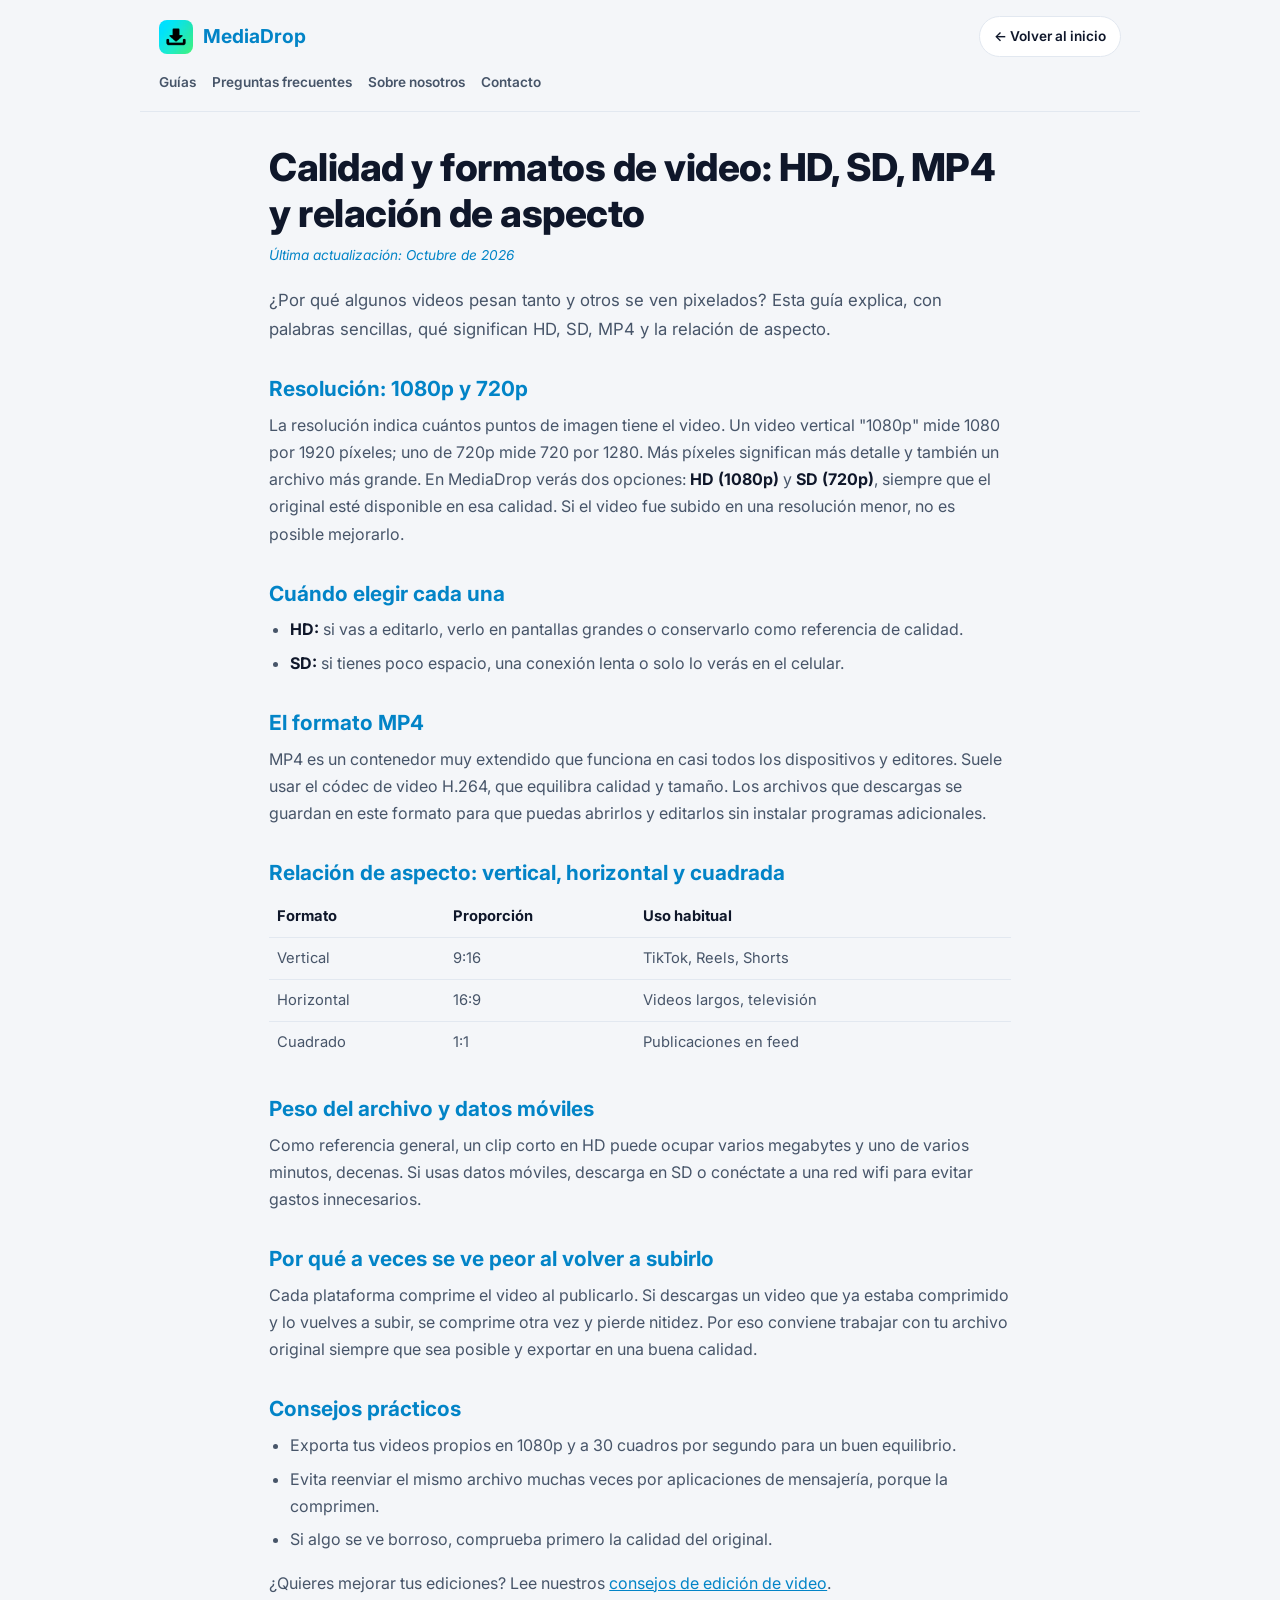
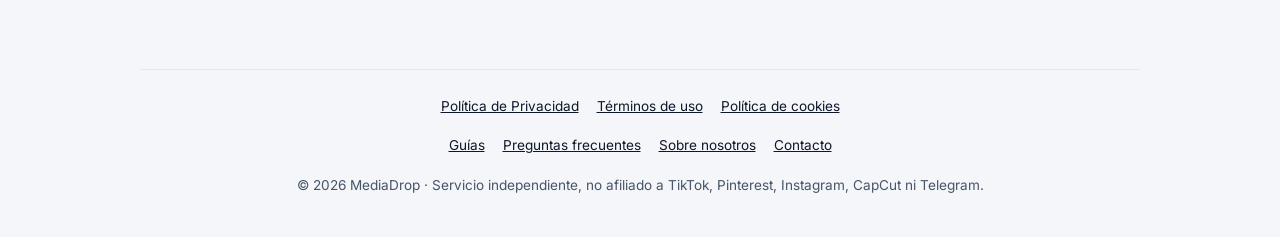
<file: calidad-y-formatos-de-video.html>
<!DOCTYPE html>
<html lang="es">
<head>
    <meta charset="UTF-8">
    <meta name="viewport" content="width=device-width, initial-scale=1.0">
    <title>Calidad y formatos de video: HD, SD, MP4 y relación de aspecto | MediaDrop</title>
    <meta name="description" content="Entiende qué significan HD (1080p), SD (720p), MP4 y las proporciones 9:16, 16:9 y 1:1, y cómo elegir la mejor opción para tus videos.">
    <meta name="robots" content="index, follow">
    <link rel="canonical" href="https://sspin-descargas.netlify.app/calidad-y-formatos-de-video.html">
    <meta property="og:type" content="article">
    <meta property="og:title" content="Calidad y formatos de video: HD, SD, MP4 y relación de aspecto | MediaDrop">
    <meta property="og:description" content="Entiende qué significan HD (1080p), SD (720p), MP4 y las proporciones 9:16, 16:9 y 1:1, y cómo elegir la mejor opción para tus videos.">
    <meta property="og:url" content="https://sspin-descargas.netlify.app/calidad-y-formatos-de-video.html">
    <meta property="og:image" content="https://sspin-descargas.netlify.app/favicon.png">
    <link rel="icon" type="image/png" sizes="192x192" href="/favicon.png">
    <link rel="apple-touch-icon" href="/favicon.png">
    <link href="https://fonts.googleapis.com/css2?family=Inter:wght@400;500;600;700;800&display=swap" rel="stylesheet">
    <link rel="stylesheet" href="/paginas.css">
    <script async src="https://pagead2.googlesyndication.com/pagead/js/adsbygoogle.js?client=ca-pub-1380562903247281" crossorigin="anonymous"></script>
    
</head>
<body>
    <header class="site-header">
        <a class="brand" href="/" title="MediaDrop"><img class="logo-box" src="/favicon.png" alt="MediaDrop" width="34" height="34"><span class="brand-name">MediaDrop</span></a>
        <a class="back-link" href="/">&larr; Volver al inicio</a>
    </header>
    <nav class="site-nav" aria-label="Secciones del sitio"><a href="/guias.html">Guías</a><a href="/preguntas-frecuentes.html">Preguntas frecuentes</a><a href="/sobre-nosotros.html">Sobre nosotros</a><a href="/contacto.html">Contacto</a></nav>

    <main class="page-main">
        <h1>Calidad y formatos de video: HD, SD, MP4 y relación de aspecto</h1>
        <div class="update-date">Última actualización: Octubre de 2026</div>

        <p class="lead">¿Por qué algunos videos pesan tanto y otros se ven pixelados? Esta guía explica, con palabras sencillas, qué significan HD, SD, MP4 y la relación de aspecto.</p>

        <h2>Resolución: 1080p y 720p</h2>
        <p>La resolución indica cuántos puntos de imagen tiene el video. Un video vertical "1080p" mide 1080 por 1920 píxeles; uno de 720p mide 720 por 1280. Más píxeles significan más detalle y también un archivo más grande. En MediaDrop verás dos opciones: <b>HD (1080p)</b> y <b>SD (720p)</b>, siempre que el original esté disponible en esa calidad. Si el video fue subido en una resolución menor, no es posible mejorarlo.</p>

        <h2>Cuándo elegir cada una</h2>
        <ul>
            <li><b>HD:</b> si vas a editarlo, verlo en pantallas grandes o conservarlo como referencia de calidad.</li>
            <li><b>SD:</b> si tienes poco espacio, una conexión lenta o solo lo verás en el celular.</li>
        </ul>

        <h2>El formato MP4</h2>
        <p>MP4 es un contenedor muy extendido que funciona en casi todos los dispositivos y editores. Suele usar el códec de video H.264, que equilibra calidad y tamaño. Los archivos que descargas se guardan en este formato para que puedas abrirlos y editarlos sin instalar programas adicionales.</p>

        <h2>Relación de aspecto: vertical, horizontal y cuadrada</h2>
        <table style="width:100%; border-collapse:collapse; margin-bottom:1rem; font-size:0.92rem;">
            <tr><th style="text-align:left; padding:8px; border-bottom:1px solid var(--card-border);">Formato</th><th style="text-align:left; padding:8px; border-bottom:1px solid var(--card-border);">Proporción</th><th style="text-align:left; padding:8px; border-bottom:1px solid var(--card-border);">Uso habitual</th></tr>
            <tr><td style="padding:8px; border-bottom:1px solid var(--card-border); color:var(--text-muted);">Vertical</td><td style="padding:8px; border-bottom:1px solid var(--card-border); color:var(--text-muted);">9:16</td><td style="padding:8px; border-bottom:1px solid var(--card-border); color:var(--text-muted);">TikTok, Reels, Shorts</td></tr>
            <tr><td style="padding:8px; border-bottom:1px solid var(--card-border); color:var(--text-muted);">Horizontal</td><td style="padding:8px; border-bottom:1px solid var(--card-border); color:var(--text-muted);">16:9</td><td style="padding:8px; border-bottom:1px solid var(--card-border); color:var(--text-muted);">Videos largos, televisión</td></tr>
            <tr><td style="padding:8px; color:var(--text-muted);">Cuadrado</td><td style="padding:8px; color:var(--text-muted);">1:1</td><td style="padding:8px; color:var(--text-muted);">Publicaciones en feed</td></tr>
        </table>

        <h2>Peso del archivo y datos móviles</h2>
        <p>Como referencia general, un clip corto en HD puede ocupar varios megabytes y uno de varios minutos, decenas. Si usas datos móviles, descarga en SD o conéctate a una red wifi para evitar gastos innecesarios.</p>

        <h2>Por qué a veces se ve peor al volver a subirlo</h2>
        <p>Cada plataforma comprime el video al publicarlo. Si descargas un video que ya estaba comprimido y lo vuelves a subir, se comprime otra vez y pierde nitidez. Por eso conviene trabajar con tu archivo original siempre que sea posible y exportar en una buena calidad.</p>

        <h2>Consejos prácticos</h2>
        <ul>
            <li>Exporta tus videos propios en 1080p y a 30 cuadros por segundo para un buen equilibrio.</li>
            <li>Evita reenviar el mismo archivo muchas veces por aplicaciones de mensajería, porque la comprimen.</li>
            <li>Si algo se ve borroso, comprueba primero la calidad del original.</li>
        </ul>
        <p>¿Quieres mejorar tus ediciones? Lee nuestros <a href="/consejos-edicion-video.html">consejos de edición de video</a>.</p>

    </main>

    <footer class="site-footer">
        <div class="footer-links"><a href="/privacidad.html">Política de Privacidad</a><a href="/terminos.html">Términos de uso</a><a href="/cookies.html">Política de cookies</a></div>
        <div class="footer-links"><a href="/guias.html">Guías</a><a href="/preguntas-frecuentes.html">Preguntas frecuentes</a><a href="/sobre-nosotros.html">Sobre nosotros</a><a href="/contacto.html">Contacto</a></div>
        <p>&copy; 2026 MediaDrop &middot; Servicio independiente, no afiliado a TikTok, Pinterest, Instagram, CapCut ni Telegram.</p>
    </footer>

</body>
</html>
</file>
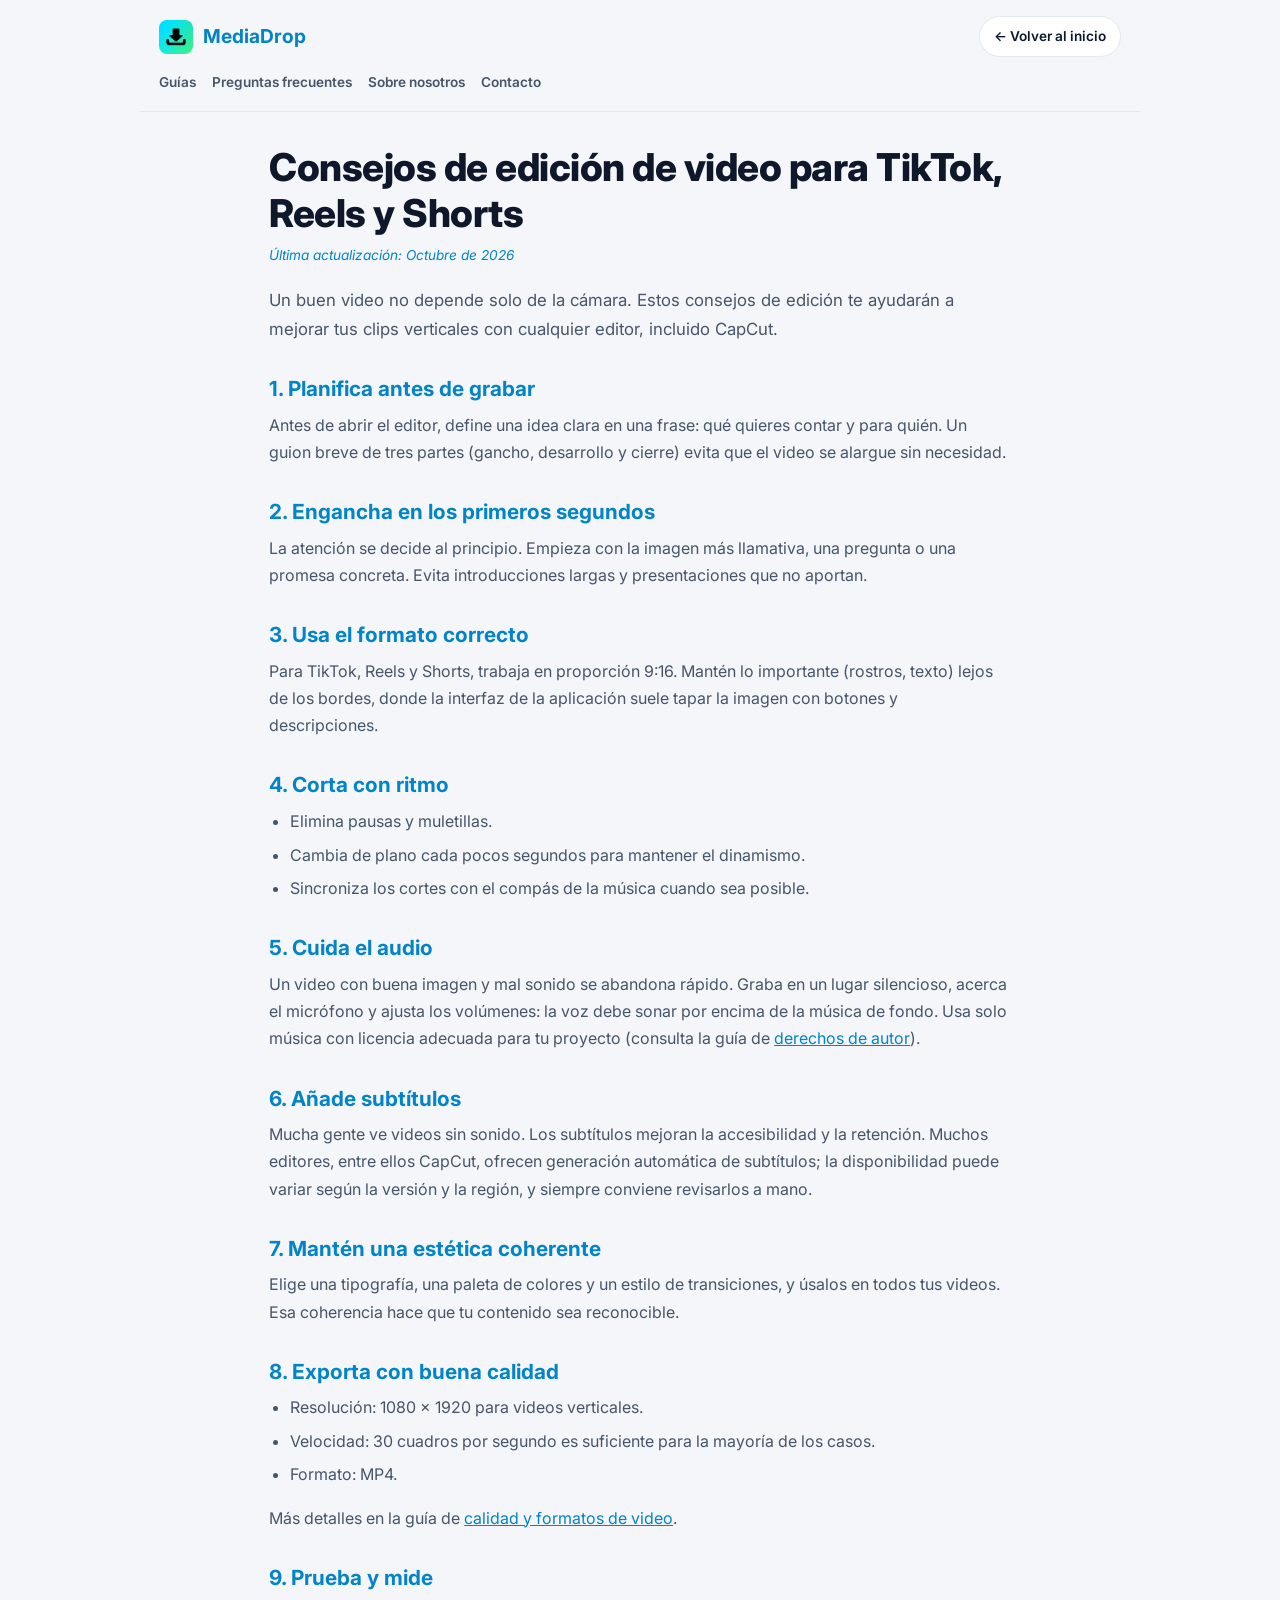
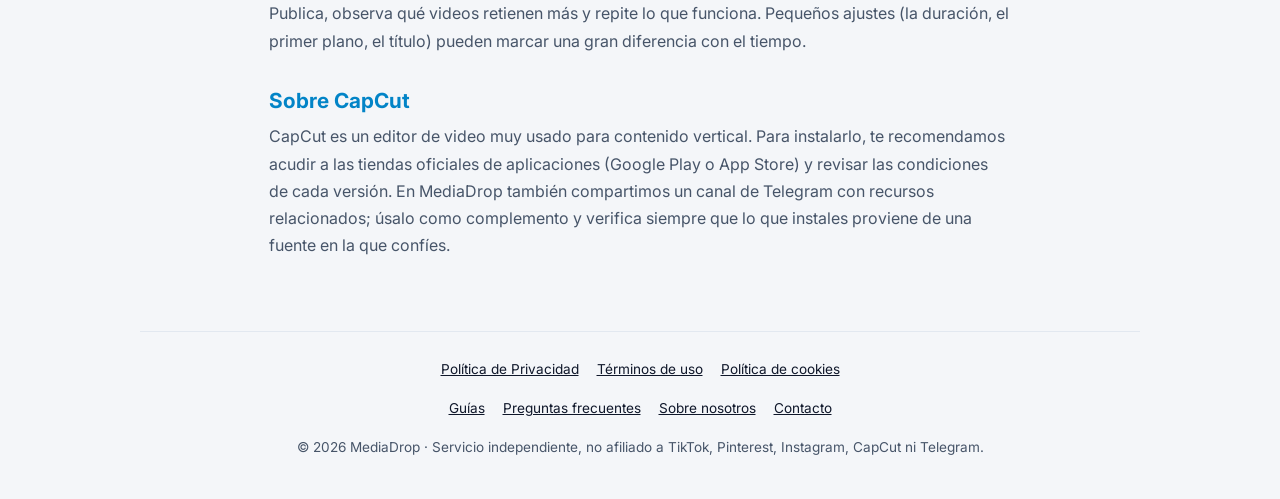
<file: consejos-edicion-video.html>
<!DOCTYPE html>
<html lang="es">
<head>
    <meta charset="UTF-8">
    <meta name="viewport" content="width=device-width, initial-scale=1.0">
    <title>Consejos de edición de video para TikTok, Reels y Shorts | MediaDrop</title>
    <meta name="description" content="Nueve consejos prácticos para editar mejor tus videos verticales: gancho, ritmo, audio, subtítulos y exportación, con cualquier editor, incluido CapCut.">
    <meta name="robots" content="index, follow">
    <link rel="canonical" href="https://sspin-descargas.netlify.app/consejos-edicion-video.html">
    <meta property="og:type" content="article">
    <meta property="og:title" content="Consejos de edición de video para TikTok, Reels y Shorts | MediaDrop">
    <meta property="og:description" content="Nueve consejos prácticos para editar mejor tus videos verticales: gancho, ritmo, audio, subtítulos y exportación, con cualquier editor, incluido CapCut.">
    <meta property="og:url" content="https://sspin-descargas.netlify.app/consejos-edicion-video.html">
    <meta property="og:image" content="https://sspin-descargas.netlify.app/favicon.png">
    <link rel="icon" type="image/png" sizes="192x192" href="/favicon.png">
    <link rel="apple-touch-icon" href="/favicon.png">
    <link href="https://fonts.googleapis.com/css2?family=Inter:wght@400;500;600;700;800&display=swap" rel="stylesheet">
    <link rel="stylesheet" href="/paginas.css">
    <script async src="https://pagead2.googlesyndication.com/pagead/js/adsbygoogle.js?client=ca-pub-1380562903247281" crossorigin="anonymous"></script>
    
</head>
<body>
    <header class="site-header">
        <a class="brand" href="/" title="MediaDrop"><img class="logo-box" src="/favicon.png" alt="MediaDrop" width="34" height="34"><span class="brand-name">MediaDrop</span></a>
        <a class="back-link" href="/">&larr; Volver al inicio</a>
    </header>
    <nav class="site-nav" aria-label="Secciones del sitio"><a href="/guias.html">Guías</a><a href="/preguntas-frecuentes.html">Preguntas frecuentes</a><a href="/sobre-nosotros.html">Sobre nosotros</a><a href="/contacto.html">Contacto</a></nav>

    <main class="page-main">
        <h1>Consejos de edición de video para TikTok, Reels y Shorts</h1>
        <div class="update-date">Última actualización: Octubre de 2026</div>

        <p class="lead">Un buen video no depende solo de la cámara. Estos consejos de edición te ayudarán a mejorar tus clips verticales con cualquier editor, incluido CapCut.</p>

        <h2>1. Planifica antes de grabar</h2>
        <p>Antes de abrir el editor, define una idea clara en una frase: qué quieres contar y para quién. Un guion breve de tres partes (gancho, desarrollo y cierre) evita que el video se alargue sin necesidad.</p>

        <h2>2. Engancha en los primeros segundos</h2>
        <p>La atención se decide al principio. Empieza con la imagen más llamativa, una pregunta o una promesa concreta. Evita introducciones largas y presentaciones que no aportan.</p>

        <h2>3. Usa el formato correcto</h2>
        <p>Para TikTok, Reels y Shorts, trabaja en proporción 9:16. Mantén lo importante (rostros, texto) lejos de los bordes, donde la interfaz de la aplicación suele tapar la imagen con botones y descripciones.</p>

        <h2>4. Corta con ritmo</h2>
        <ul>
            <li>Elimina pausas y muletillas.</li>
            <li>Cambia de plano cada pocos segundos para mantener el dinamismo.</li>
            <li>Sincroniza los cortes con el compás de la música cuando sea posible.</li>
        </ul>

        <h2>5. Cuida el audio</h2>
        <p>Un video con buena imagen y mal sonido se abandona rápido. Graba en un lugar silencioso, acerca el micrófono y ajusta los volúmenes: la voz debe sonar por encima de la música de fondo. Usa solo música con licencia adecuada para tu proyecto (consulta la guía de <a href="/derechos-de-autor-para-creadores.html">derechos de autor</a>).</p>

        <h2>6. Añade subtítulos</h2>
        <p>Mucha gente ve videos sin sonido. Los subtítulos mejoran la accesibilidad y la retención. Muchos editores, entre ellos CapCut, ofrecen generación automática de subtítulos; la disponibilidad puede variar según la versión y la región, y siempre conviene revisarlos a mano.</p>

        <h2>7. Mantén una estética coherente</h2>
        <p>Elige una tipografía, una paleta de colores y un estilo de transiciones, y úsalos en todos tus videos. Esa coherencia hace que tu contenido sea reconocible.</p>

        <h2>8. Exporta con buena calidad</h2>
        <ul>
            <li>Resolución: 1080 × 1920 para videos verticales.</li>
            <li>Velocidad: 30 cuadros por segundo es suficiente para la mayoría de los casos.</li>
            <li>Formato: MP4.</li>
        </ul>
        <p>Más detalles en la guía de <a href="/calidad-y-formatos-de-video.html">calidad y formatos de video</a>.</p>

        <h2>9. Prueba y mide</h2>
        <p>Publica, observa qué videos retienen más y repite lo que funciona. Pequeños ajustes (la duración, el primer plano, el título) pueden marcar una gran diferencia con el tiempo.</p>

        <h2>Sobre CapCut</h2>
        <p>CapCut es un editor de video muy usado para contenido vertical. Para instalarlo, te recomendamos acudir a las tiendas oficiales de aplicaciones (Google Play o App Store) y revisar las condiciones de cada versión. En MediaDrop también compartimos un canal de Telegram con recursos relacionados; úsalo como complemento y verifica siempre que lo que instales proviene de una fuente en la que confíes.</p>

    </main>

    <footer class="site-footer">
        <div class="footer-links"><a href="/privacidad.html">Política de Privacidad</a><a href="/terminos.html">Términos de uso</a><a href="/cookies.html">Política de cookies</a></div>
        <div class="footer-links"><a href="/guias.html">Guías</a><a href="/preguntas-frecuentes.html">Preguntas frecuentes</a><a href="/sobre-nosotros.html">Sobre nosotros</a><a href="/contacto.html">Contacto</a></div>
        <p>&copy; 2026 MediaDrop &middot; Servicio independiente, no afiliado a TikTok, Pinterest, Instagram, CapCut ni Telegram.</p>
    </footer>

</body>
</html>
</file>
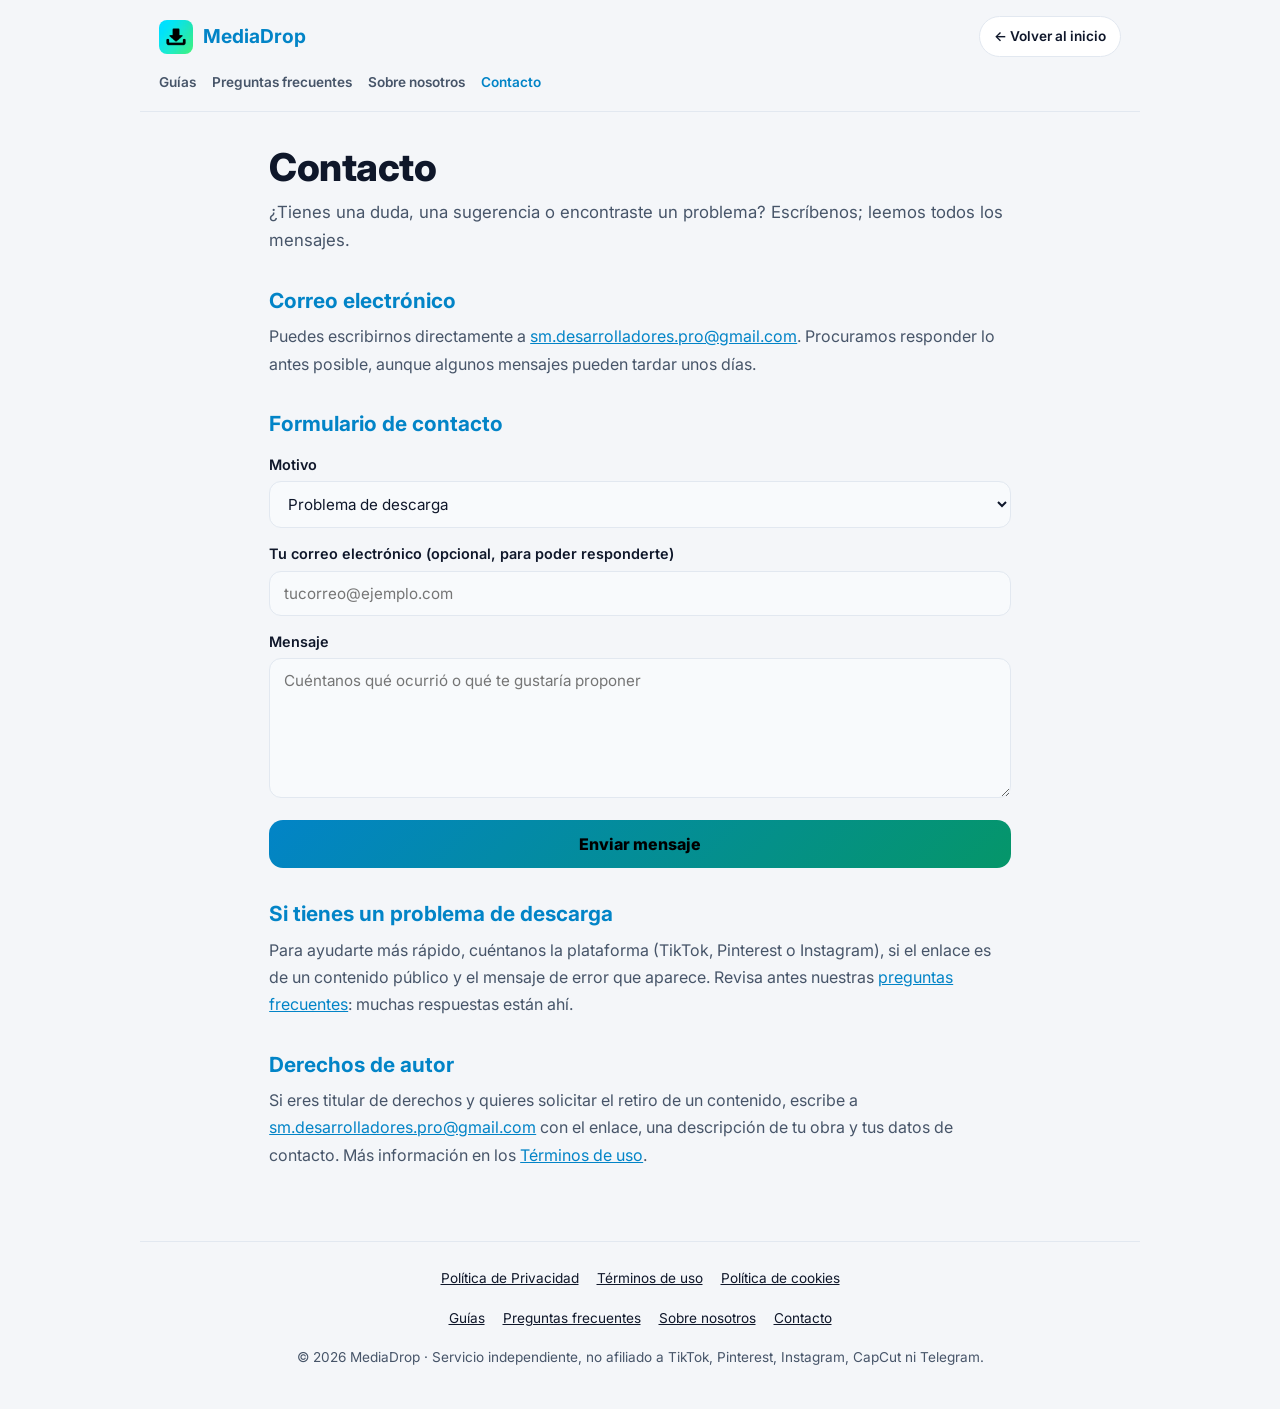
<file: contacto.html>
<!DOCTYPE html>
<html lang="es">
<head>
    <meta charset="UTF-8">
    <meta name="viewport" content="width=device-width, initial-scale=1.0">
    <title>Contacto | MediaDrop</title>
    <meta name="description" content="Contacta con MediaDrop: correo electrónico, formulario, ayuda con problemas de descarga y solicitudes por derechos de autor.">
    <meta name="robots" content="index, follow">
    <link rel="canonical" href="https://sspin-descargas.netlify.app/contacto.html">
    <meta property="og:type" content="article">
    <meta property="og:title" content="Contacto | MediaDrop">
    <meta property="og:description" content="Contacta con MediaDrop: correo electrónico, formulario, ayuda con problemas de descarga y solicitudes por derechos de autor.">
    <meta property="og:url" content="https://sspin-descargas.netlify.app/contacto.html">
    <meta property="og:image" content="https://sspin-descargas.netlify.app/favicon.png">
    <link rel="icon" type="image/png" sizes="192x192" href="/favicon.png">
    <link rel="apple-touch-icon" href="/favicon.png">
    <link href="https://fonts.googleapis.com/css2?family=Inter:wght@400;500;600;700;800&display=swap" rel="stylesheet">
    <link rel="stylesheet" href="/paginas.css">
    <script async src="https://pagead2.googlesyndication.com/pagead/js/adsbygoogle.js?client=ca-pub-1380562903247281" crossorigin="anonymous"></script>
    
</head>
<body>
    <header class="site-header">
        <a class="brand" href="/" title="MediaDrop"><img class="logo-box" src="/favicon.png" alt="MediaDrop" width="34" height="34"><span class="brand-name">MediaDrop</span></a>
        <a class="back-link" href="/">&larr; Volver al inicio</a>
    </header>
    <nav class="site-nav" aria-label="Secciones del sitio"><a href="/guias.html">Guías</a><a href="/preguntas-frecuentes.html">Preguntas frecuentes</a><a href="/sobre-nosotros.html">Sobre nosotros</a><a href="/contacto.html" class="current">Contacto</a></nav>

    <main class="page-main">
        <h1>Contacto</h1>
        

        <p class="lead">¿Tienes una duda, una sugerencia o encontraste un problema? Escríbenos; leemos todos los mensajes.</p>

        <h2>Correo electrónico</h2>
        <p>Puedes escribirnos directamente a <a href="mailto:sm.desarrolladores.pro@gmail.com">sm.desarrolladores.pro@gmail.com</a>. Procuramos responder lo antes posible, aunque algunos mensajes pueden tardar unos días.</p>

        <h2>Formulario de contacto</h2>
        <form class="contact-form" id="contact-form" novalidate>
            <div>
                <label for="c-tipo">Motivo</label>
                <select id="c-tipo" name="tipo">
                    <option>Problema de descarga</option>
                    <option>Sugerencia o nueva función</option>
                    <option>Error en el sitio o la aplicación</option>
                    <option>Derechos de autor / solicitud de retiro</option>
                    <option>Publicidad</option>
                    <option>Otro</option>
                </select>
            </div>
            <div>
                <label for="c-correo">Tu correo electrónico (opcional, para poder responderte)</label>
                <input type="email" id="c-correo" name="correo" placeholder="tucorreo@ejemplo.com" autocomplete="email">
            </div>
            <div>
                <label for="c-mensaje">Mensaje</label>
                <textarea id="c-mensaje" name="mensaje" placeholder="Cuéntanos qué ocurrió o qué te gustaría proponer" required></textarea>
            </div>
            <div class="form-status" id="c-estado" role="status"></div>
            <button type="submit" class="btn-primary" id="c-enviar">Enviar mensaje</button>
        </form>

        <h2>Si tienes un problema de descarga</h2>
        <p>Para ayudarte más rápido, cuéntanos la plataforma (TikTok, Pinterest o Instagram), si el enlace es de un contenido público y el mensaje de error que aparece. Revisa antes nuestras <a href="/preguntas-frecuentes.html">preguntas frecuentes</a>: muchas respuestas están ahí.</p>

        <h2>Derechos de autor</h2>
        <p>Si eres titular de derechos y quieres solicitar el retiro de un contenido, escribe a <a href="mailto:sm.desarrolladores.pro@gmail.com">sm.desarrolladores.pro@gmail.com</a> con el enlace, una descripción de tu obra y tus datos de contacto. Más información en los <a href="/terminos.html">Términos de uso</a>.</p>

    </main>

    <footer class="site-footer">
        <div class="footer-links"><a href="/privacidad.html">Política de Privacidad</a><a href="/terminos.html">Términos de uso</a><a href="/cookies.html">Política de cookies</a></div>
        <div class="footer-links"><a href="/guias.html">Guías</a><a href="/preguntas-frecuentes.html">Preguntas frecuentes</a><a href="/sobre-nosotros.html">Sobre nosotros</a><a href="/contacto.html">Contacto</a></div>
        <p>&copy; 2026 MediaDrop &middot; Servicio independiente, no afiliado a TikTok, Pinterest, Instagram, CapCut ni Telegram.</p>
    </footer>

    <script>
        (function () {
            var form = document.getElementById('contact-form');
            var estado = document.getElementById('c-estado');
            var boton = document.getElementById('c-enviar');

            function mostrar(clase, texto) {
                estado.className = 'form-status ' + clase;
                estado.textContent = texto;
            }

            form.addEventListener('submit', function (e) {
                e.preventDefault();
                var mensaje = document.getElementById('c-mensaje').value.trim();
                if (!mensaje) {
                    mostrar('error', 'Escribe un mensaje antes de enviar.');
                    return;
                }
                boton.disabled = true;
                boton.textContent = 'Enviando...';

                fetch('https://formsubmit.co/ajax/sm.desarrolladores.pro@gmail.com', {
                    method: 'POST',
                    headers: { 'Content-Type': 'application/json', 'Accept': 'application/json' },
                    body: JSON.stringify({
                        _subject: 'Mensaje de contacto - MediaDrop',
                        _template: 'table',
                        _captcha: 'false',
                        tipo: document.getElementById('c-tipo').value,
                        correo_usuario: document.getElementById('c-correo').value.trim() || 'No indicado',
                        mensaje: mensaje,
                        origen: 'Página de contacto'
                    })
                })
                .then(function (r) { return r.json().then(function (d) { return { ok: r.ok, data: d }; }); })
                .then(function (res) {
                    if (res.ok && (res.data.success === true || res.data.success === 'true')) {
                        form.reset();
                        mostrar('ok', 'Gracias. Hemos recibido tu mensaje.');
                    } else {
                        throw new Error('fallo');
                    }
                })
                .catch(function () {
                    mostrar('error', 'No se pudo enviar. Inténtalo de nuevo o escríbenos a sm.desarrolladores.pro@gmail.com.');
                })
                .then(function () {
                    boton.disabled = false;
                    boton.textContent = 'Enviar mensaje';
                });
            });
        })();
    </script>

</body>
</html>
</file>
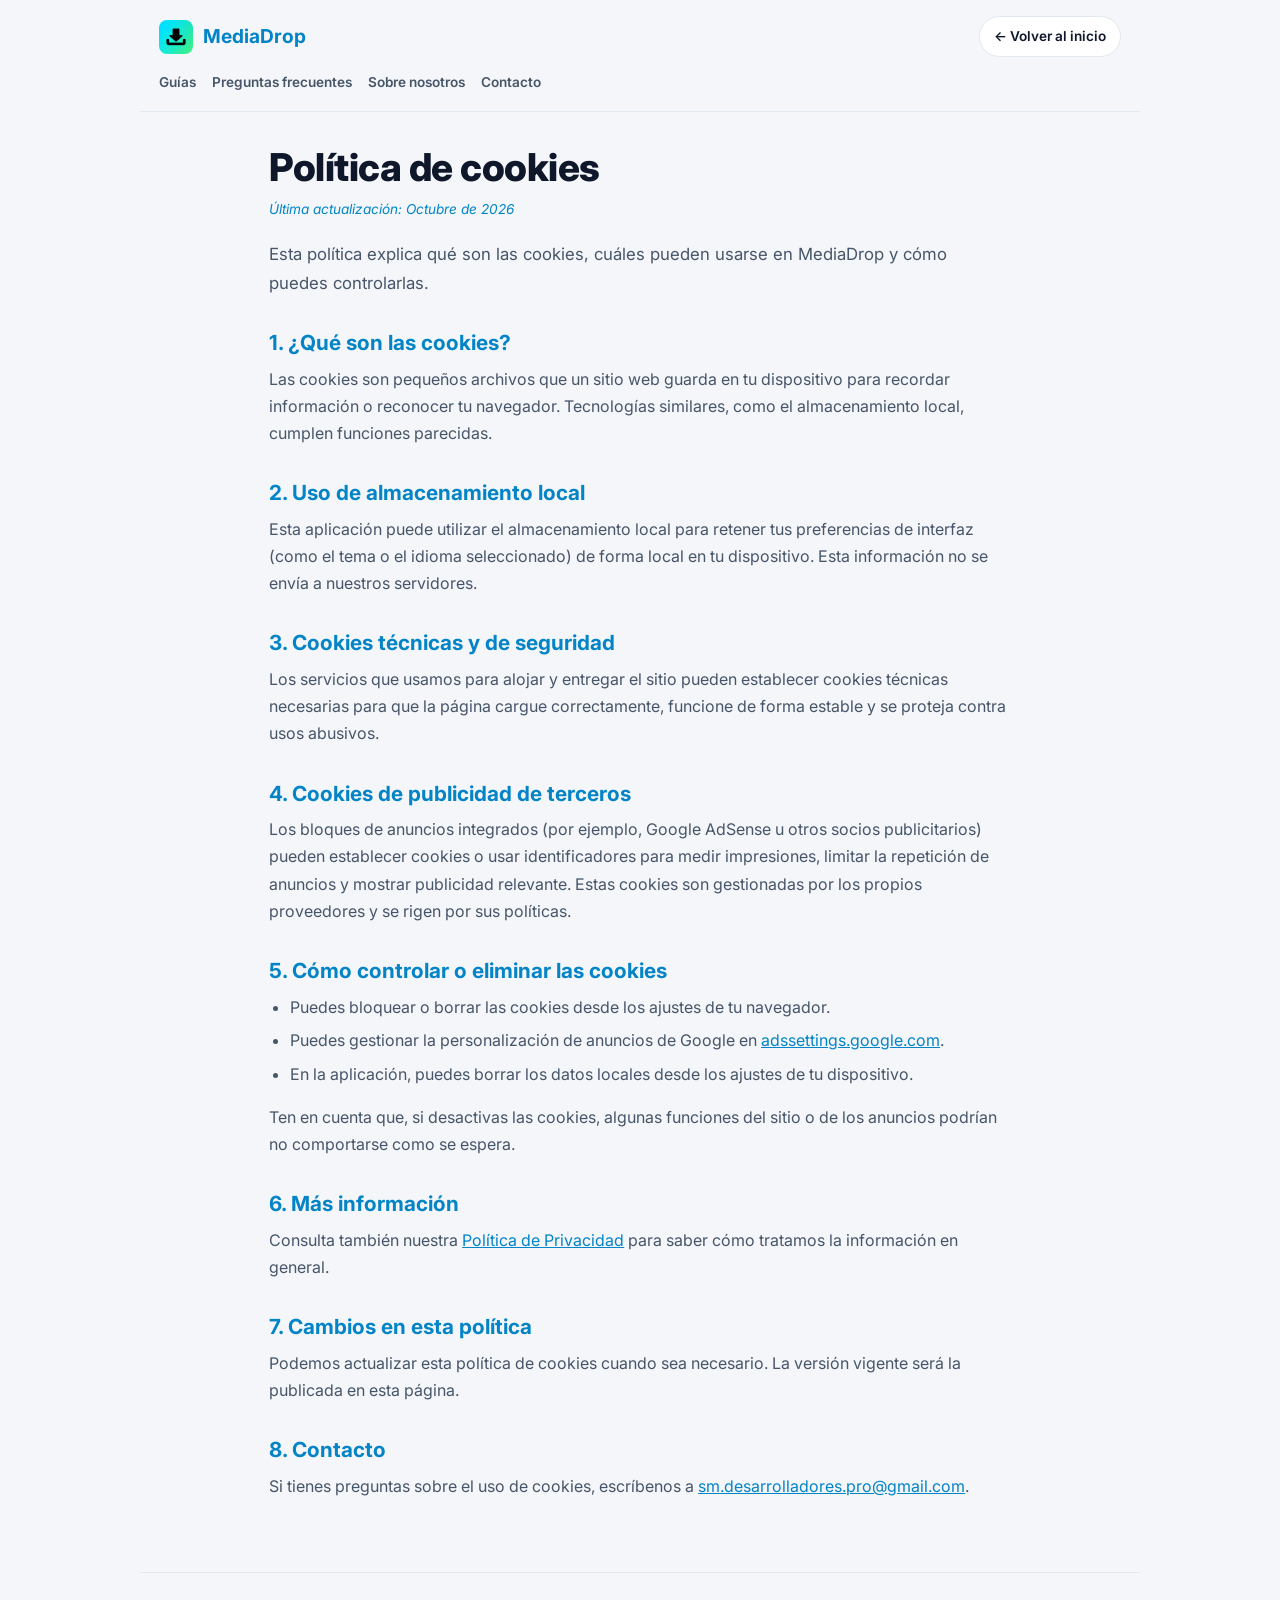
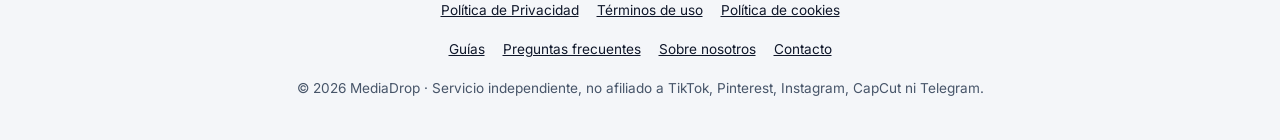
<file: cookies.html>
<!DOCTYPE html>
<html lang="es">
<head>
    <meta charset="UTF-8">
    <meta name="viewport" content="width=device-width, initial-scale=1.0">
    <title>Política de cookies | MediaDrop</title>
    <meta name="description" content="Qué cookies y almacenamiento local puede usar MediaDrop, incluidas las de publicidad de terceros, y cómo controlarlas.">
    <meta name="robots" content="index, follow">
    <link rel="canonical" href="https://sspin-descargas.netlify.app/cookies.html">
    <meta property="og:type" content="article">
    <meta property="og:title" content="Política de cookies | MediaDrop">
    <meta property="og:description" content="Qué cookies y almacenamiento local puede usar MediaDrop, incluidas las de publicidad de terceros, y cómo controlarlas.">
    <meta property="og:url" content="https://sspin-descargas.netlify.app/cookies.html">
    <meta property="og:image" content="https://sspin-descargas.netlify.app/favicon.png">
    <link rel="icon" type="image/png" sizes="192x192" href="/favicon.png">
    <link rel="apple-touch-icon" href="/favicon.png">
    <link href="https://fonts.googleapis.com/css2?family=Inter:wght@400;500;600;700;800&display=swap" rel="stylesheet">
    <link rel="stylesheet" href="/paginas.css">
    <script async src="https://pagead2.googlesyndication.com/pagead/js/adsbygoogle.js?client=ca-pub-1380562903247281" crossorigin="anonymous"></script>
    
</head>
<body>
    <header class="site-header">
        <a class="brand" href="/" title="MediaDrop"><img class="logo-box" src="/favicon.png" alt="MediaDrop" width="34" height="34"><span class="brand-name">MediaDrop</span></a>
        <a class="back-link" href="/">&larr; Volver al inicio</a>
    </header>
    <nav class="site-nav" aria-label="Secciones del sitio"><a href="/guias.html">Guías</a><a href="/preguntas-frecuentes.html">Preguntas frecuentes</a><a href="/sobre-nosotros.html">Sobre nosotros</a><a href="/contacto.html">Contacto</a></nav>

    <main class="page-main">
        <h1>Política de cookies</h1>
        <div class="update-date">Última actualización: Octubre de 2026</div>

        <p class="lead">Esta política explica qué son las cookies, cuáles pueden usarse en MediaDrop y cómo puedes controlarlas.</p>

        <h2>1. ¿Qué son las cookies?</h2>
        <p>Las cookies son pequeños archivos que un sitio web guarda en tu dispositivo para recordar información o reconocer tu navegador. Tecnologías similares, como el almacenamiento local, cumplen funciones parecidas.</p>

        <h2>2. Uso de almacenamiento local</h2>
        <p>Esta aplicación puede utilizar el almacenamiento local para retener tus preferencias de interfaz (como el tema o el idioma seleccionado) de forma local en tu dispositivo. Esta información no se envía a nuestros servidores.</p>

        <h2>3. Cookies técnicas y de seguridad</h2>
        <p>Los servicios que usamos para alojar y entregar el sitio pueden establecer cookies técnicas necesarias para que la página cargue correctamente, funcione de forma estable y se proteja contra usos abusivos.</p>

        <h2>4. Cookies de publicidad de terceros</h2>
        <p>Los bloques de anuncios integrados (por ejemplo, Google AdSense u otros socios publicitarios) pueden establecer cookies o usar identificadores para medir impresiones, limitar la repetición de anuncios y mostrar publicidad relevante. Estas cookies son gestionadas por los propios proveedores y se rigen por sus políticas.</p>

        <h2>5. Cómo controlar o eliminar las cookies</h2>
        <ul>
            <li>Puedes bloquear o borrar las cookies desde los ajustes de tu navegador.</li>
            <li>Puedes gestionar la personalización de anuncios de Google en <a href="https://adssettings.google.com" rel="noopener noreferrer" target="_blank">adssettings.google.com</a>.</li>
            <li>En la aplicación, puedes borrar los datos locales desde los ajustes de tu dispositivo.</li>
        </ul>
        <p>Ten en cuenta que, si desactivas las cookies, algunas funciones del sitio o de los anuncios podrían no comportarse como se espera.</p>

        <h2>6. Más información</h2>
        <p>Consulta también nuestra <a href="/privacidad.html">Política de Privacidad</a> para saber cómo tratamos la información en general.</p>

        <h2>7. Cambios en esta política</h2>
        <p>Podemos actualizar esta política de cookies cuando sea necesario. La versión vigente será la publicada en esta página.</p>

        <h2>8. Contacto</h2>
        <p>Si tienes preguntas sobre el uso de cookies, escríbenos a <a href="mailto:sm.desarrolladores.pro@gmail.com">sm.desarrolladores.pro@gmail.com</a>.</p>

    </main>

    <footer class="site-footer">
        <div class="footer-links"><a href="/privacidad.html">Política de Privacidad</a><a href="/terminos.html">Términos de uso</a><a href="/cookies.html">Política de cookies</a></div>
        <div class="footer-links"><a href="/guias.html">Guías</a><a href="/preguntas-frecuentes.html">Preguntas frecuentes</a><a href="/sobre-nosotros.html">Sobre nosotros</a><a href="/contacto.html">Contacto</a></div>
        <p>&copy; 2026 MediaDrop &middot; Servicio independiente, no afiliado a TikTok, Pinterest, Instagram, CapCut ni Telegram.</p>
    </footer>

</body>
</html>
</file>
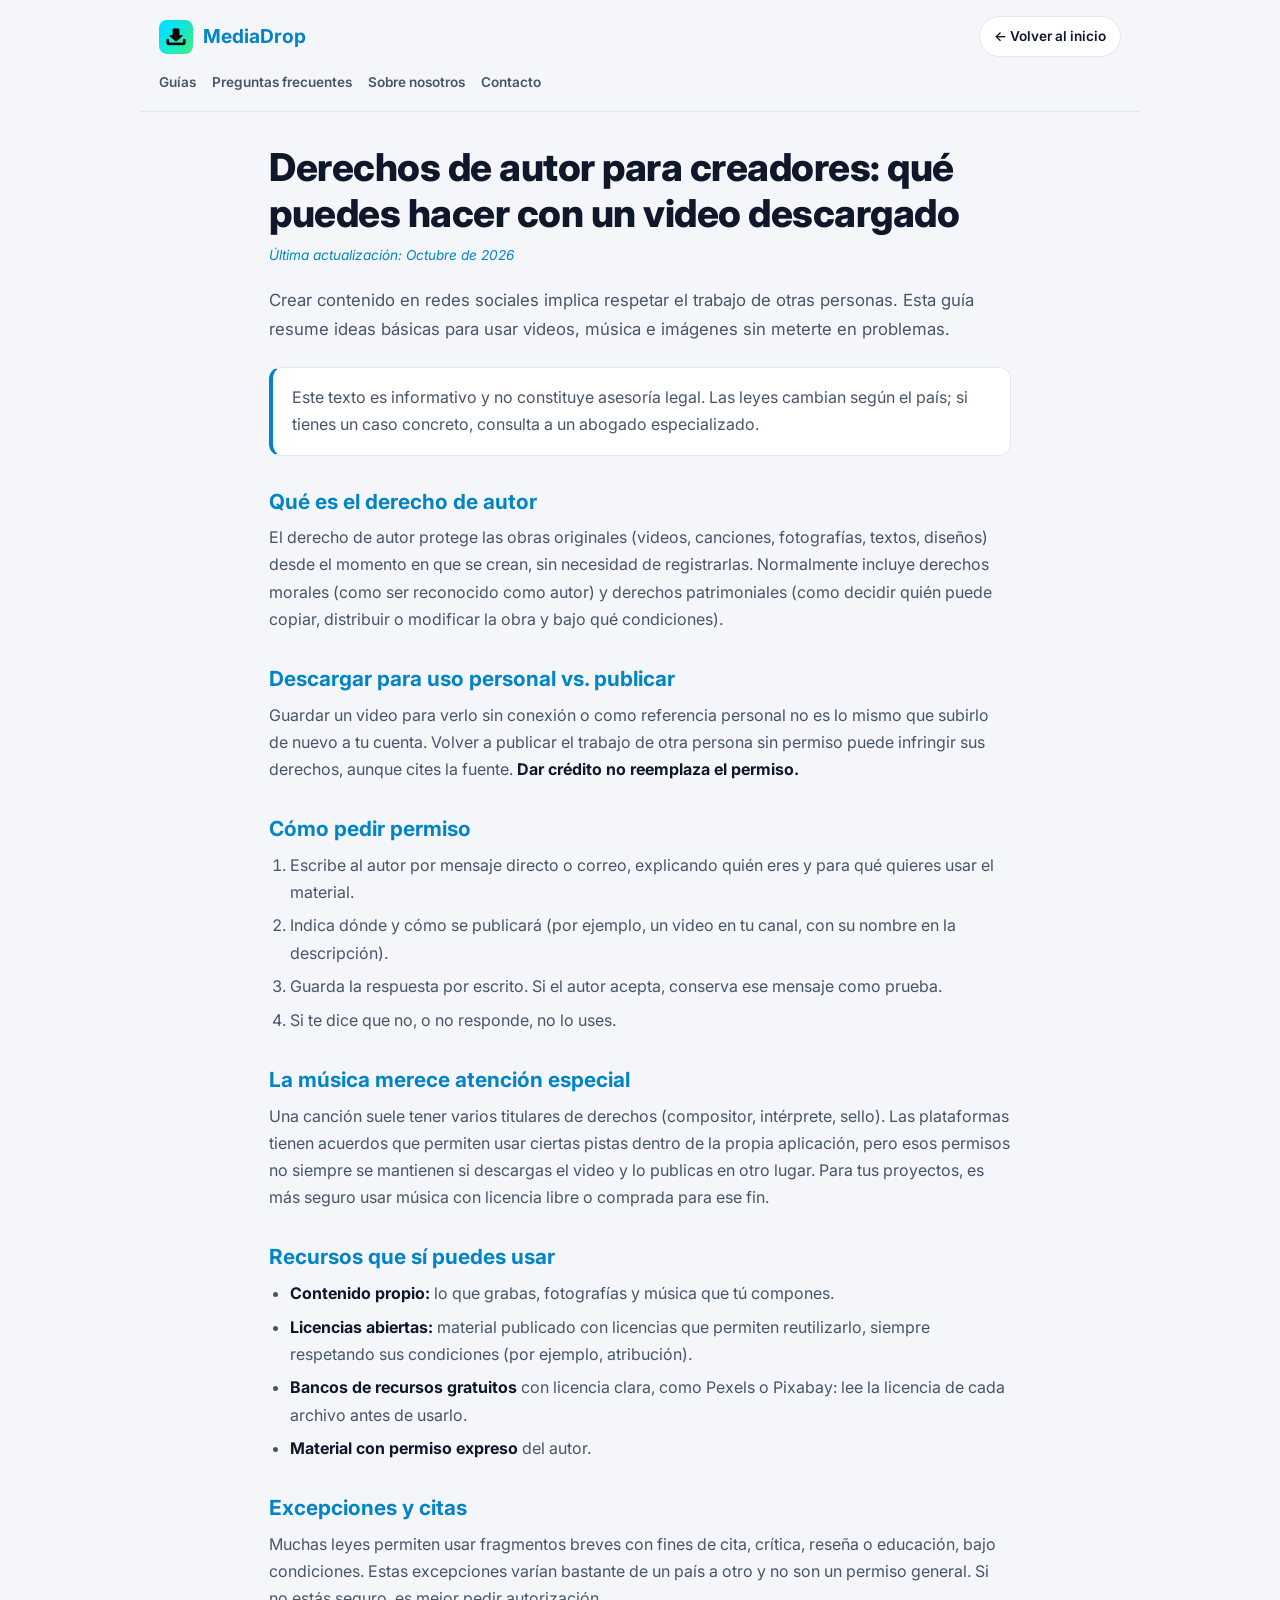
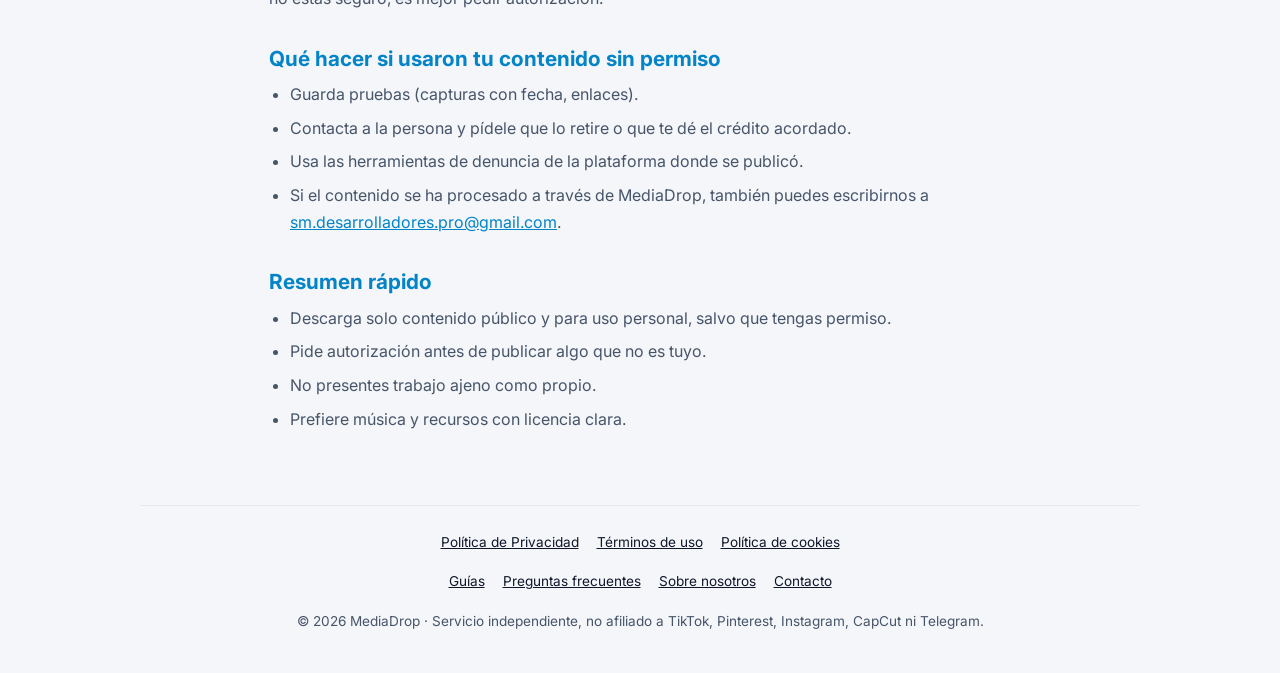
<file: derechos-de-autor-para-creadores.html>
<!DOCTYPE html>
<html lang="es">
<head>
    <meta charset="UTF-8">
    <meta name="viewport" content="width=device-width, initial-scale=1.0">
    <title>Derechos de autor para creadores: qué puedes hacer con un video descargado | MediaDrop</title>
    <meta name="description" content="Conceptos básicos de derechos de autor para creadores: uso personal, cómo pedir permiso, música con licencia y qué hacer si usan tu contenido.">
    <meta name="robots" content="index, follow">
    <link rel="canonical" href="https://sspin-descargas.netlify.app/derechos-de-autor-para-creadores.html">
    <meta property="og:type" content="article">
    <meta property="og:title" content="Derechos de autor para creadores: qué puedes hacer con un video descargado | MediaDrop">
    <meta property="og:description" content="Conceptos básicos de derechos de autor para creadores: uso personal, cómo pedir permiso, música con licencia y qué hacer si usan tu contenido.">
    <meta property="og:url" content="https://sspin-descargas.netlify.app/derechos-de-autor-para-creadores.html">
    <meta property="og:image" content="https://sspin-descargas.netlify.app/favicon.png">
    <link rel="icon" type="image/png" sizes="192x192" href="/favicon.png">
    <link rel="apple-touch-icon" href="/favicon.png">
    <link href="https://fonts.googleapis.com/css2?family=Inter:wght@400;500;600;700;800&display=swap" rel="stylesheet">
    <link rel="stylesheet" href="/paginas.css">
    <script async src="https://pagead2.googlesyndication.com/pagead/js/adsbygoogle.js?client=ca-pub-1380562903247281" crossorigin="anonymous"></script>
    
</head>
<body>
    <header class="site-header">
        <a class="brand" href="/" title="MediaDrop"><img class="logo-box" src="/favicon.png" alt="MediaDrop" width="34" height="34"><span class="brand-name">MediaDrop</span></a>
        <a class="back-link" href="/">&larr; Volver al inicio</a>
    </header>
    <nav class="site-nav" aria-label="Secciones del sitio"><a href="/guias.html">Guías</a><a href="/preguntas-frecuentes.html">Preguntas frecuentes</a><a href="/sobre-nosotros.html">Sobre nosotros</a><a href="/contacto.html">Contacto</a></nav>

    <main class="page-main">
        <h1>Derechos de autor para creadores: qué puedes hacer con un video descargado</h1>
        <div class="update-date">Última actualización: Octubre de 2026</div>

        <p class="lead">Crear contenido en redes sociales implica respetar el trabajo de otras personas. Esta guía resume ideas básicas para usar videos, música e imágenes sin meterte en problemas.</p>

        <div class="callout">
            <p>Este texto es informativo y no constituye asesoría legal. Las leyes cambian según el país; si tienes un caso concreto, consulta a un abogado especializado.</p>
        </div>

        <h2>Qué es el derecho de autor</h2>
        <p>El derecho de autor protege las obras originales (videos, canciones, fotografías, textos, diseños) desde el momento en que se crean, sin necesidad de registrarlas. Normalmente incluye derechos morales (como ser reconocido como autor) y derechos patrimoniales (como decidir quién puede copiar, distribuir o modificar la obra y bajo qué condiciones).</p>

        <h2>Descargar para uso personal vs. publicar</h2>
        <p>Guardar un video para verlo sin conexión o como referencia personal no es lo mismo que subirlo de nuevo a tu cuenta. Volver a publicar el trabajo de otra persona sin permiso puede infringir sus derechos, aunque cites la fuente. <b>Dar crédito no reemplaza el permiso.</b></p>

        <h2>Cómo pedir permiso</h2>
        <ol>
            <li>Escribe al autor por mensaje directo o correo, explicando quién eres y para qué quieres usar el material.</li>
            <li>Indica dónde y cómo se publicará (por ejemplo, un video en tu canal, con su nombre en la descripción).</li>
            <li>Guarda la respuesta por escrito. Si el autor acepta, conserva ese mensaje como prueba.</li>
            <li>Si te dice que no, o no responde, no lo uses.</li>
        </ol>

        <h2>La música merece atención especial</h2>
        <p>Una canción suele tener varios titulares de derechos (compositor, intérprete, sello). Las plataformas tienen acuerdos que permiten usar ciertas pistas dentro de la propia aplicación, pero esos permisos no siempre se mantienen si descargas el video y lo publicas en otro lugar. Para tus proyectos, es más seguro usar música con licencia libre o comprada para ese fin.</p>

        <h2>Recursos que sí puedes usar</h2>
        <ul>
            <li><b>Contenido propio:</b> lo que grabas, fotografías y música que tú compones.</li>
            <li><b>Licencias abiertas:</b> material publicado con licencias que permiten reutilizarlo, siempre respetando sus condiciones (por ejemplo, atribución).</li>
            <li><b>Bancos de recursos gratuitos</b> con licencia clara, como Pexels o Pixabay: lee la licencia de cada archivo antes de usarlo.</li>
            <li><b>Material con permiso expreso</b> del autor.</li>
        </ul>

        <h2>Excepciones y citas</h2>
        <p>Muchas leyes permiten usar fragmentos breves con fines de cita, crítica, reseña o educación, bajo condiciones. Estas excepciones varían bastante de un país a otro y no son un permiso general. Si no estás seguro, es mejor pedir autorización.</p>

        <h2>Qué hacer si usaron tu contenido sin permiso</h2>
        <ul>
            <li>Guarda pruebas (capturas con fecha, enlaces).</li>
            <li>Contacta a la persona y pídele que lo retire o que te dé el crédito acordado.</li>
            <li>Usa las herramientas de denuncia de la plataforma donde se publicó.</li>
            <li>Si el contenido se ha procesado a través de MediaDrop, también puedes escribirnos a <a href="mailto:sm.desarrolladores.pro@gmail.com">sm.desarrolladores.pro@gmail.com</a>.</li>
        </ul>

        <h2>Resumen rápido</h2>
        <ul>
            <li>Descarga solo contenido público y para uso personal, salvo que tengas permiso.</li>
            <li>Pide autorización antes de publicar algo que no es tuyo.</li>
            <li>No presentes trabajo ajeno como propio.</li>
            <li>Prefiere música y recursos con licencia clara.</li>
        </ul>

    </main>

    <footer class="site-footer">
        <div class="footer-links"><a href="/privacidad.html">Política de Privacidad</a><a href="/terminos.html">Términos de uso</a><a href="/cookies.html">Política de cookies</a></div>
        <div class="footer-links"><a href="/guias.html">Guías</a><a href="/preguntas-frecuentes.html">Preguntas frecuentes</a><a href="/sobre-nosotros.html">Sobre nosotros</a><a href="/contacto.html">Contacto</a></div>
        <p>&copy; 2026 MediaDrop &middot; Servicio independiente, no afiliado a TikTok, Pinterest, Instagram, CapCut ni Telegram.</p>
    </footer>

</body>
</html>
</file>
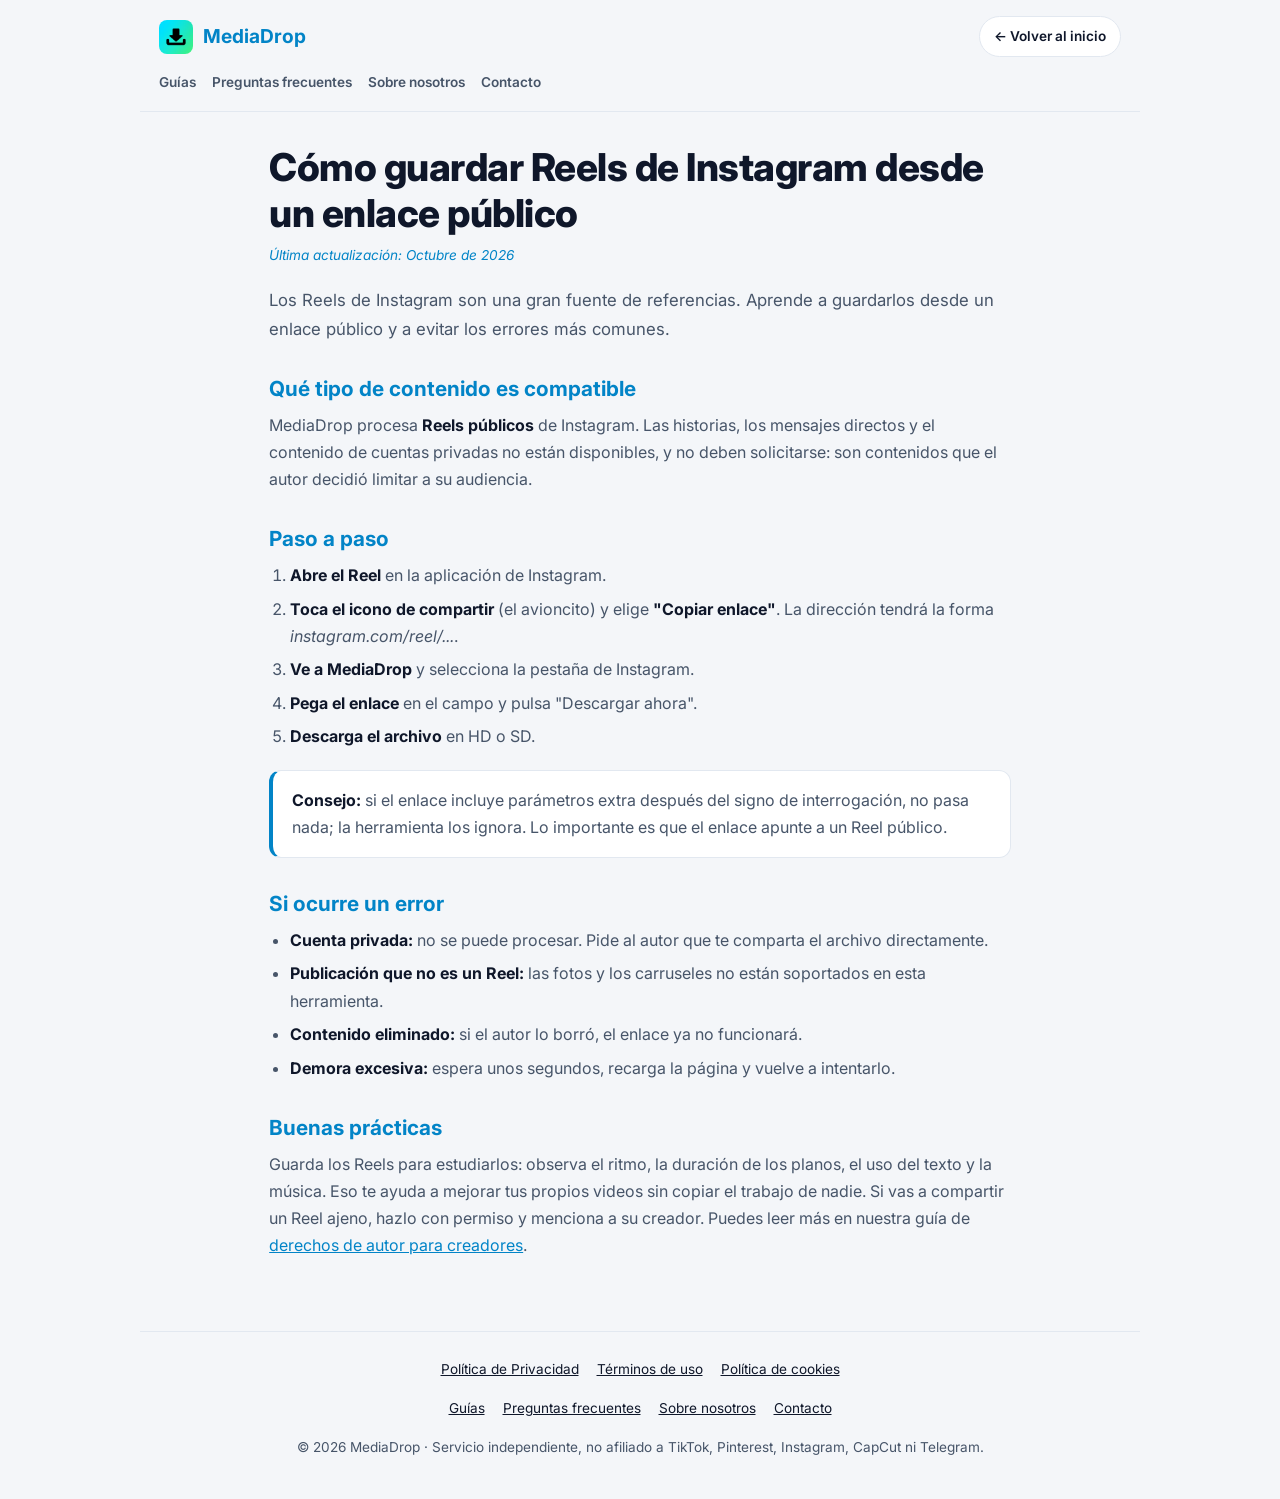
<file: guia-descargar-instagram.html>
<!DOCTYPE html>
<html lang="es">
<head>
    <meta charset="UTF-8">
    <meta name="viewport" content="width=device-width, initial-scale=1.0">
    <title>Cómo guardar Reels de Instagram desde un enlace público | MediaDrop</title>
    <meta name="description" content="Guía para copiar el enlace de un Reel público de Instagram y guardarlo con MediaDrop, con soluciones a los problemas más frecuentes.">
    <meta name="robots" content="index, follow">
    <link rel="canonical" href="https://sspin-descargas.netlify.app/guia-descargar-instagram.html">
    <meta property="og:type" content="article">
    <meta property="og:title" content="Cómo guardar Reels de Instagram desde un enlace público | MediaDrop">
    <meta property="og:description" content="Guía para copiar el enlace de un Reel público de Instagram y guardarlo con MediaDrop, con soluciones a los problemas más frecuentes.">
    <meta property="og:url" content="https://sspin-descargas.netlify.app/guia-descargar-instagram.html">
    <meta property="og:image" content="https://sspin-descargas.netlify.app/favicon.png">
    <link rel="icon" type="image/png" sizes="192x192" href="/favicon.png">
    <link rel="apple-touch-icon" href="/favicon.png">
    <link href="https://fonts.googleapis.com/css2?family=Inter:wght@400;500;600;700;800&display=swap" rel="stylesheet">
    <link rel="stylesheet" href="/paginas.css">
    <script async src="https://pagead2.googlesyndication.com/pagead/js/adsbygoogle.js?client=ca-pub-1380562903247281" crossorigin="anonymous"></script>
    
</head>
<body>
    <header class="site-header">
        <a class="brand" href="/" title="MediaDrop"><img class="logo-box" src="/favicon.png" alt="MediaDrop" width="34" height="34"><span class="brand-name">MediaDrop</span></a>
        <a class="back-link" href="/">&larr; Volver al inicio</a>
    </header>
    <nav class="site-nav" aria-label="Secciones del sitio"><a href="/guias.html">Guías</a><a href="/preguntas-frecuentes.html">Preguntas frecuentes</a><a href="/sobre-nosotros.html">Sobre nosotros</a><a href="/contacto.html">Contacto</a></nav>

    <main class="page-main">
        <h1>Cómo guardar Reels de Instagram desde un enlace público</h1>
        <div class="update-date">Última actualización: Octubre de 2026</div>

        <p class="lead">Los Reels de Instagram son una gran fuente de referencias. Aprende a guardarlos desde un enlace público y a evitar los errores más comunes.</p>

        <h2>Qué tipo de contenido es compatible</h2>
        <p>MediaDrop procesa <b>Reels públicos</b> de Instagram. Las historias, los mensajes directos y el contenido de cuentas privadas no están disponibles, y no deben solicitarse: son contenidos que el autor decidió limitar a su audiencia.</p>

        <h2>Paso a paso</h2>
        <ol>
            <li><b>Abre el Reel</b> en la aplicación de Instagram.</li>
            <li><b>Toca el icono de compartir</b> (el avioncito) y elige <b>"Copiar enlace"</b>. La dirección tendrá la forma <i>instagram.com/reel/...</i>.</li>
            <li><b>Ve a MediaDrop</b> y selecciona la pestaña de Instagram.</li>
            <li><b>Pega el enlace</b> en el campo y pulsa "Descargar ahora".</li>
            <li><b>Descarga el archivo</b> en HD o SD.</li>
        </ol>

        <div class="callout">
            <p><b>Consejo:</b> si el enlace incluye parámetros extra después del signo de interrogación, no pasa nada; la herramienta los ignora. Lo importante es que el enlace apunte a un Reel público.</p>
        </div>

        <h2>Si ocurre un error</h2>
        <ul>
            <li><b>Cuenta privada:</b> no se puede procesar. Pide al autor que te comparta el archivo directamente.</li>
            <li><b>Publicación que no es un Reel:</b> las fotos y los carruseles no están soportados en esta herramienta.</li>
            <li><b>Contenido eliminado:</b> si el autor lo borró, el enlace ya no funcionará.</li>
            <li><b>Demora excesiva:</b> espera unos segundos, recarga la página y vuelve a intentarlo.</li>
        </ul>

        <h2>Buenas prácticas</h2>
        <p>Guarda los Reels para estudiarlos: observa el ritmo, la duración de los planos, el uso del texto y la música. Eso te ayuda a mejorar tus propios videos sin copiar el trabajo de nadie. Si vas a compartir un Reel ajeno, hazlo con permiso y menciona a su creador. Puedes leer más en nuestra guía de <a href="/derechos-de-autor-para-creadores.html">derechos de autor para creadores</a>.</p>

    </main>

    <footer class="site-footer">
        <div class="footer-links"><a href="/privacidad.html">Política de Privacidad</a><a href="/terminos.html">Términos de uso</a><a href="/cookies.html">Política de cookies</a></div>
        <div class="footer-links"><a href="/guias.html">Guías</a><a href="/preguntas-frecuentes.html">Preguntas frecuentes</a><a href="/sobre-nosotros.html">Sobre nosotros</a><a href="/contacto.html">Contacto</a></div>
        <p>&copy; 2026 MediaDrop &middot; Servicio independiente, no afiliado a TikTok, Pinterest, Instagram, CapCut ni Telegram.</p>
    </footer>

</body>
</html>
</file>
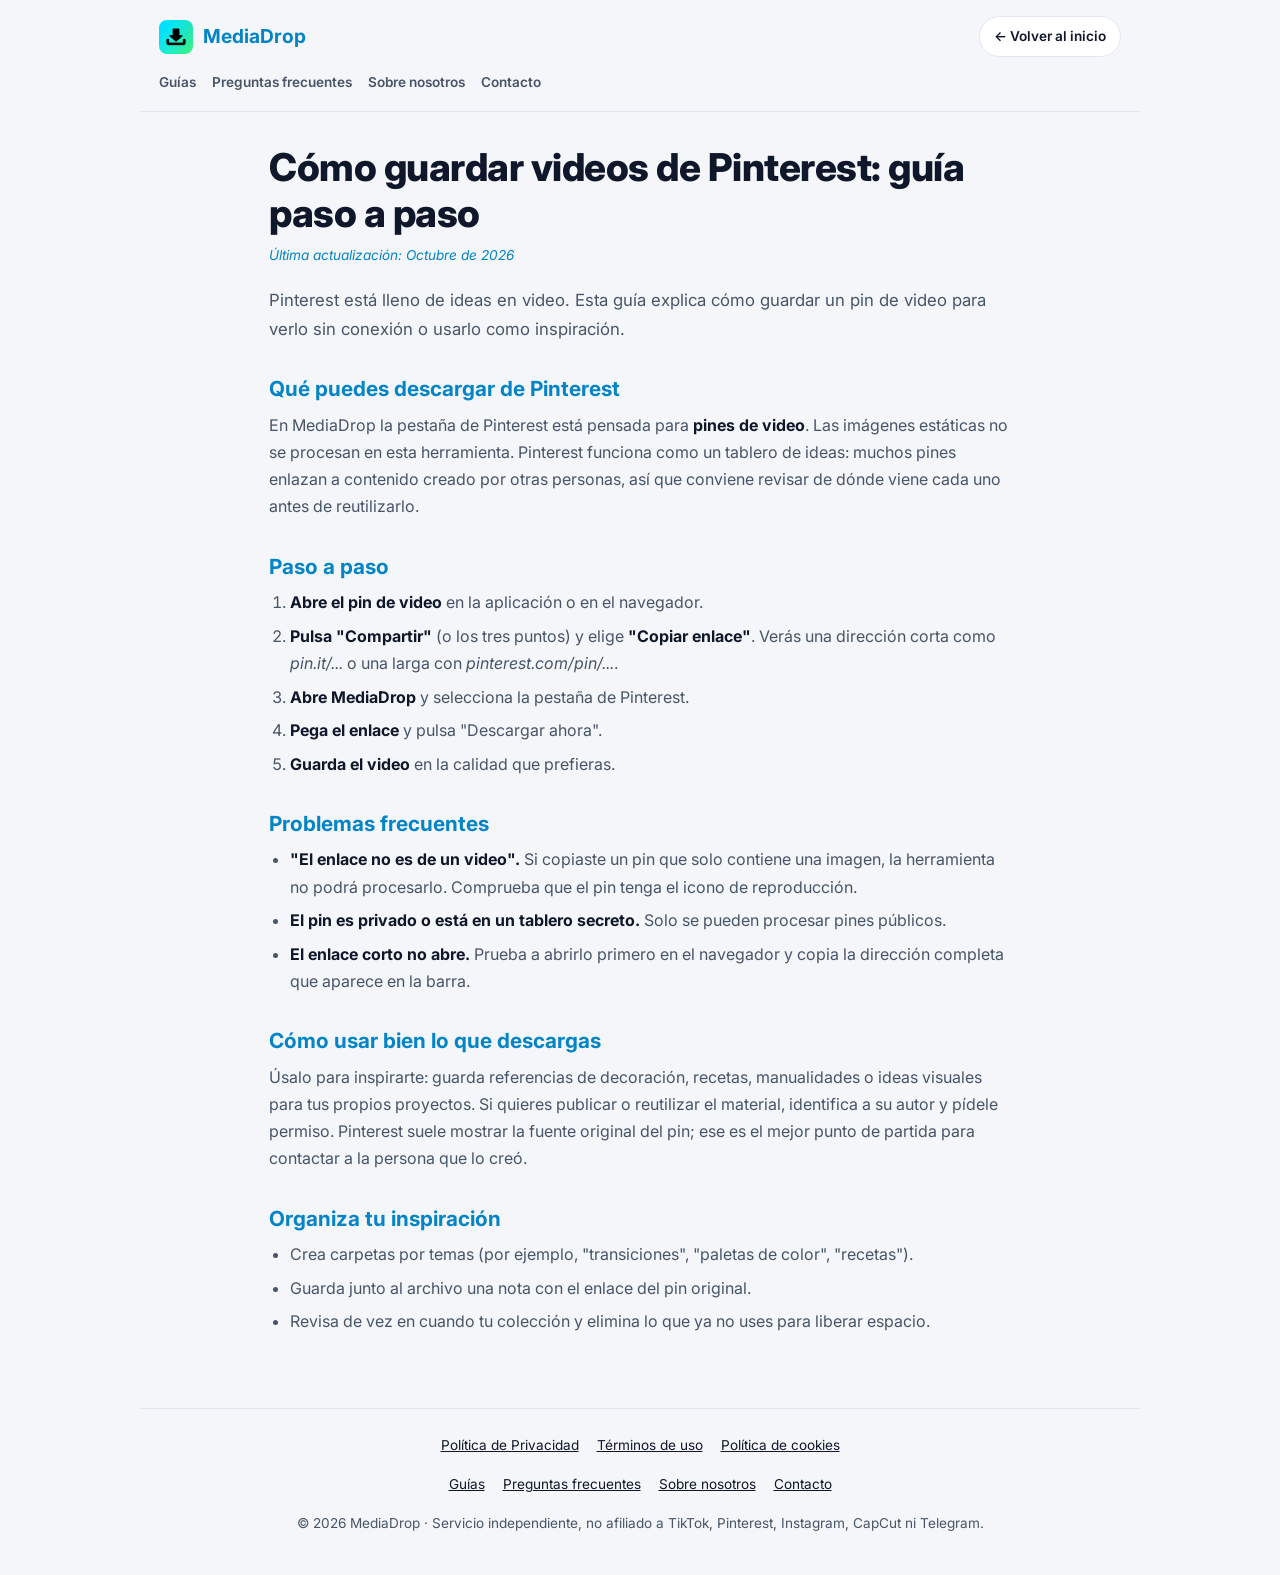
<file: guia-descargar-pinterest.html>
<!DOCTYPE html>
<html lang="es">
<head>
    <meta charset="UTF-8">
    <meta name="viewport" content="width=device-width, initial-scale=1.0">
    <title>Cómo guardar videos de Pinterest: guía paso a paso | MediaDrop</title>
    <meta name="description" content="Aprende a copiar el enlace de un pin de video de Pinterest y a guardarlo con MediaDrop, además de resolver los errores más comunes.">
    <meta name="robots" content="index, follow">
    <link rel="canonical" href="https://sspin-descargas.netlify.app/guia-descargar-pinterest.html">
    <meta property="og:type" content="article">
    <meta property="og:title" content="Cómo guardar videos de Pinterest: guía paso a paso | MediaDrop">
    <meta property="og:description" content="Aprende a copiar el enlace de un pin de video de Pinterest y a guardarlo con MediaDrop, además de resolver los errores más comunes.">
    <meta property="og:url" content="https://sspin-descargas.netlify.app/guia-descargar-pinterest.html">
    <meta property="og:image" content="https://sspin-descargas.netlify.app/favicon.png">
    <link rel="icon" type="image/png" sizes="192x192" href="/favicon.png">
    <link rel="apple-touch-icon" href="/favicon.png">
    <link href="https://fonts.googleapis.com/css2?family=Inter:wght@400;500;600;700;800&display=swap" rel="stylesheet">
    <link rel="stylesheet" href="/paginas.css">
    <script async src="https://pagead2.googlesyndication.com/pagead/js/adsbygoogle.js?client=ca-pub-1380562903247281" crossorigin="anonymous"></script>
    
</head>
<body>
    <header class="site-header">
        <a class="brand" href="/" title="MediaDrop"><img class="logo-box" src="/favicon.png" alt="MediaDrop" width="34" height="34"><span class="brand-name">MediaDrop</span></a>
        <a class="back-link" href="/">&larr; Volver al inicio</a>
    </header>
    <nav class="site-nav" aria-label="Secciones del sitio"><a href="/guias.html">Guías</a><a href="/preguntas-frecuentes.html">Preguntas frecuentes</a><a href="/sobre-nosotros.html">Sobre nosotros</a><a href="/contacto.html">Contacto</a></nav>

    <main class="page-main">
        <h1>Cómo guardar videos de Pinterest: guía paso a paso</h1>
        <div class="update-date">Última actualización: Octubre de 2026</div>

        <p class="lead">Pinterest está lleno de ideas en video. Esta guía explica cómo guardar un pin de video para verlo sin conexión o usarlo como inspiración.</p>

        <h2>Qué puedes descargar de Pinterest</h2>
        <p>En MediaDrop la pestaña de Pinterest está pensada para <b>pines de video</b>. Las imágenes estáticas no se procesan en esta herramienta. Pinterest funciona como un tablero de ideas: muchos pines enlazan a contenido creado por otras personas, así que conviene revisar de dónde viene cada uno antes de reutilizarlo.</p>

        <h2>Paso a paso</h2>
        <ol>
            <li><b>Abre el pin de video</b> en la aplicación o en el navegador.</li>
            <li><b>Pulsa "Compartir"</b> (o los tres puntos) y elige <b>"Copiar enlace"</b>. Verás una dirección corta como <i>pin.it/...</i> o una larga con <i>pinterest.com/pin/...</i>.</li>
            <li><b>Abre MediaDrop</b> y selecciona la pestaña de Pinterest.</li>
            <li><b>Pega el enlace</b> y pulsa "Descargar ahora".</li>
            <li><b>Guarda el video</b> en la calidad que prefieras.</li>
        </ol>

        <h2>Problemas frecuentes</h2>
        <ul>
            <li><b>"El enlace no es de un video".</b> Si copiaste un pin que solo contiene una imagen, la herramienta no podrá procesarlo. Comprueba que el pin tenga el icono de reproducción.</li>
            <li><b>El pin es privado o está en un tablero secreto.</b> Solo se pueden procesar pines públicos.</li>
            <li><b>El enlace corto no abre.</b> Prueba a abrirlo primero en el navegador y copia la dirección completa que aparece en la barra.</li>
        </ul>

        <h2>Cómo usar bien lo que descargas</h2>
        <p>Úsalo para inspirarte: guarda referencias de decoración, recetas, manualidades o ideas visuales para tus propios proyectos. Si quieres publicar o reutilizar el material, identifica a su autor y pídele permiso. Pinterest suele mostrar la fuente original del pin; ese es el mejor punto de partida para contactar a la persona que lo creó.</p>

        <h2>Organiza tu inspiración</h2>
        <ul>
            <li>Crea carpetas por temas (por ejemplo, "transiciones", "paletas de color", "recetas").</li>
            <li>Guarda junto al archivo una nota con el enlace del pin original.</li>
            <li>Revisa de vez en cuando tu colección y elimina lo que ya no uses para liberar espacio.</li>
        </ul>

    </main>

    <footer class="site-footer">
        <div class="footer-links"><a href="/privacidad.html">Política de Privacidad</a><a href="/terminos.html">Términos de uso</a><a href="/cookies.html">Política de cookies</a></div>
        <div class="footer-links"><a href="/guias.html">Guías</a><a href="/preguntas-frecuentes.html">Preguntas frecuentes</a><a href="/sobre-nosotros.html">Sobre nosotros</a><a href="/contacto.html">Contacto</a></div>
        <p>&copy; 2026 MediaDrop &middot; Servicio independiente, no afiliado a TikTok, Pinterest, Instagram, CapCut ni Telegram.</p>
    </footer>

</body>
</html>
</file>
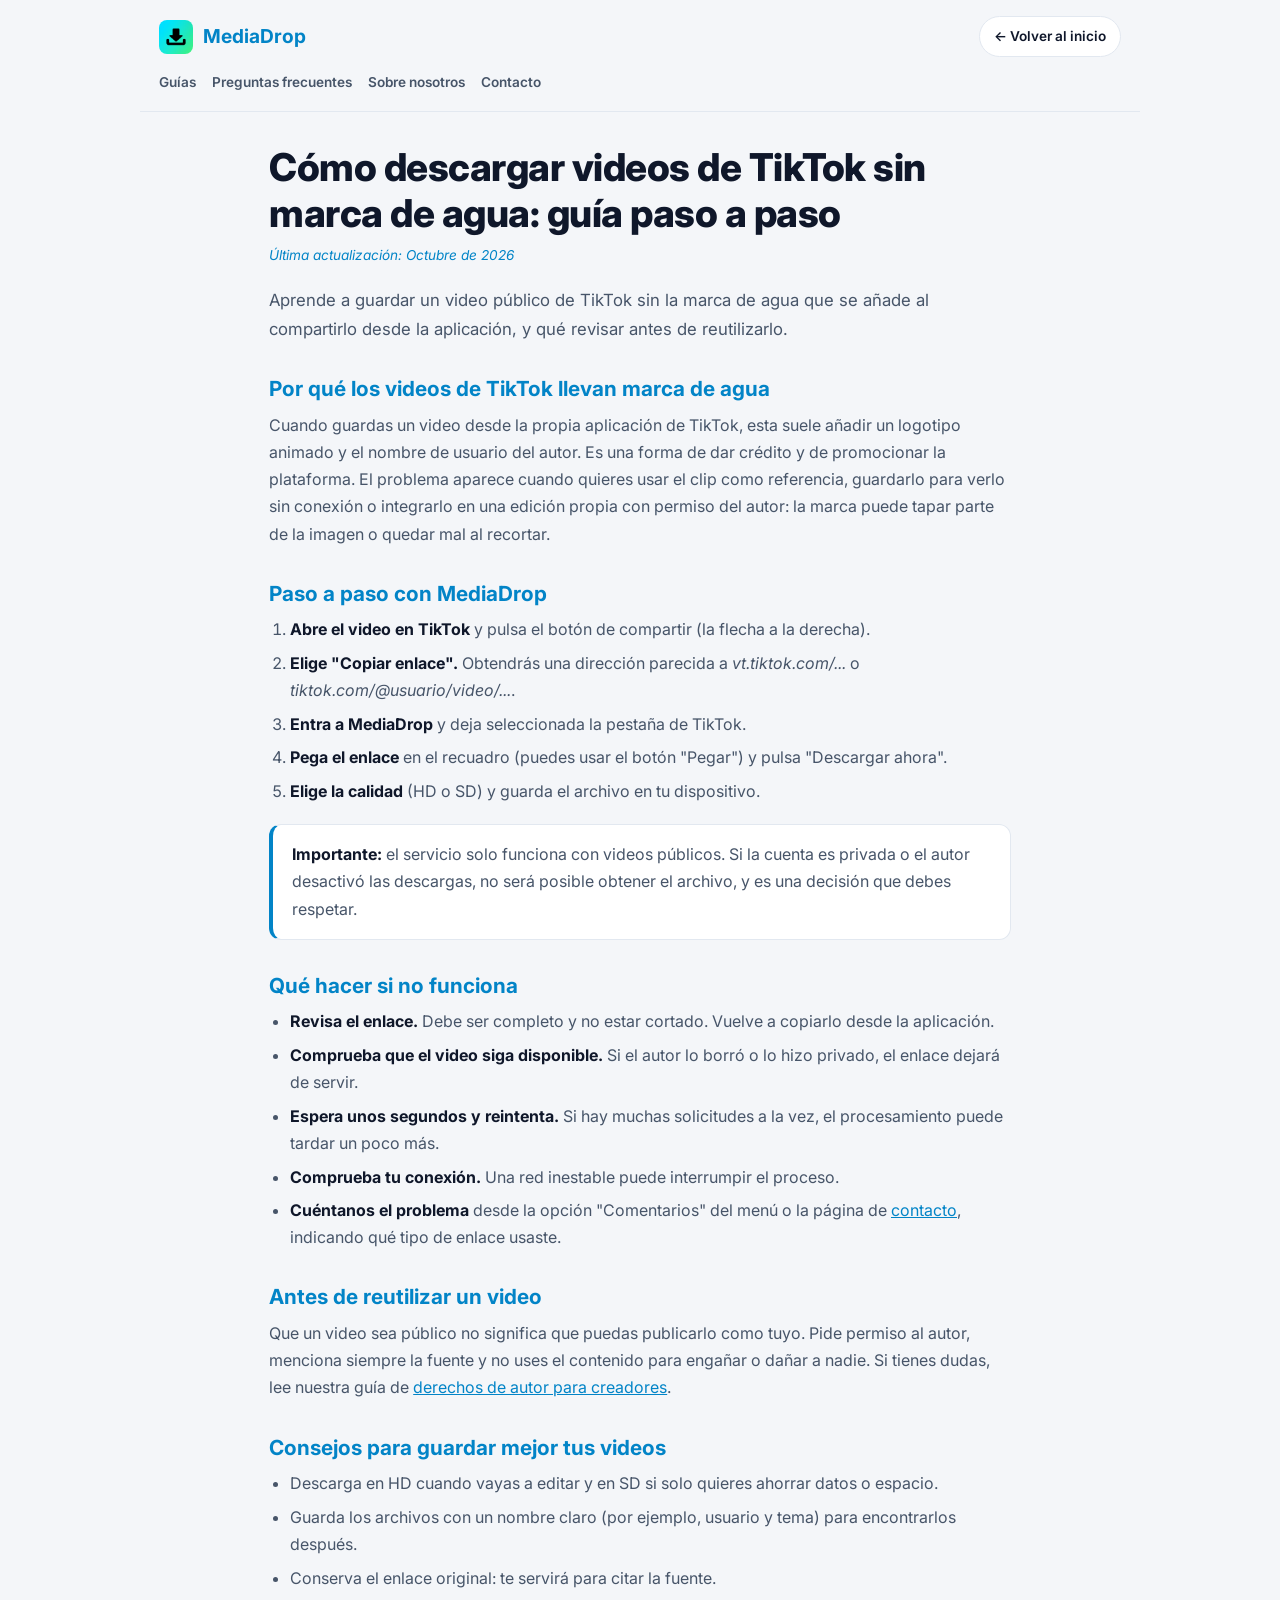
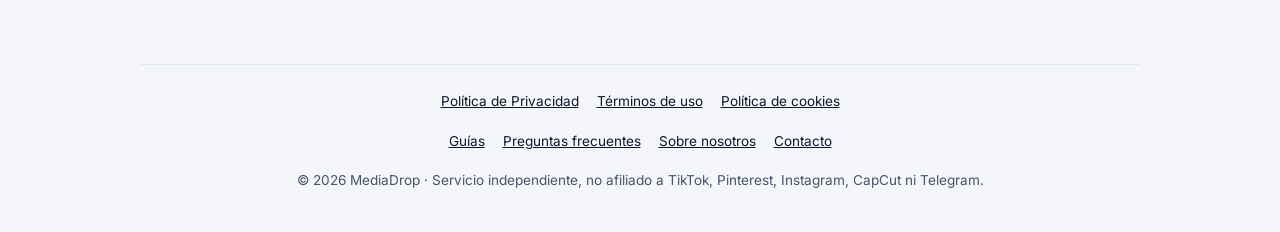
<file: guia-descargar-tiktok.html>
<!DOCTYPE html>
<html lang="es">
<head>
    <meta charset="UTF-8">
    <meta name="viewport" content="width=device-width, initial-scale=1.0">
    <title>Cómo descargar videos de TikTok sin marca de agua: guía paso a paso | MediaDrop</title>
    <meta name="description" content="Guía clara para guardar videos públicos de TikTok sin marca de agua con MediaDrop, qué hacer si falla y cómo usarlos de forma responsable.">
    <meta name="robots" content="index, follow">
    <link rel="canonical" href="https://sspin-descargas.netlify.app/guia-descargar-tiktok.html">
    <meta property="og:type" content="article">
    <meta property="og:title" content="Cómo descargar videos de TikTok sin marca de agua: guía paso a paso | MediaDrop">
    <meta property="og:description" content="Guía clara para guardar videos públicos de TikTok sin marca de agua con MediaDrop, qué hacer si falla y cómo usarlos de forma responsable.">
    <meta property="og:url" content="https://sspin-descargas.netlify.app/guia-descargar-tiktok.html">
    <meta property="og:image" content="https://sspin-descargas.netlify.app/favicon.png">
    <link rel="icon" type="image/png" sizes="192x192" href="/favicon.png">
    <link rel="apple-touch-icon" href="/favicon.png">
    <link href="https://fonts.googleapis.com/css2?family=Inter:wght@400;500;600;700;800&display=swap" rel="stylesheet">
    <link rel="stylesheet" href="/paginas.css">
    <script async src="https://pagead2.googlesyndication.com/pagead/js/adsbygoogle.js?client=ca-pub-1380562903247281" crossorigin="anonymous"></script>
    
</head>
<body>
    <header class="site-header">
        <a class="brand" href="/" title="MediaDrop"><img class="logo-box" src="/favicon.png" alt="MediaDrop" width="34" height="34"><span class="brand-name">MediaDrop</span></a>
        <a class="back-link" href="/">&larr; Volver al inicio</a>
    </header>
    <nav class="site-nav" aria-label="Secciones del sitio"><a href="/guias.html">Guías</a><a href="/preguntas-frecuentes.html">Preguntas frecuentes</a><a href="/sobre-nosotros.html">Sobre nosotros</a><a href="/contacto.html">Contacto</a></nav>

    <main class="page-main">
        <h1>Cómo descargar videos de TikTok sin marca de agua: guía paso a paso</h1>
        <div class="update-date">Última actualización: Octubre de 2026</div>

        <p class="lead">Aprende a guardar un video público de TikTok sin la marca de agua que se añade al compartirlo desde la aplicación, y qué revisar antes de reutilizarlo.</p>

        <h2>Por qué los videos de TikTok llevan marca de agua</h2>
        <p>Cuando guardas un video desde la propia aplicación de TikTok, esta suele añadir un logotipo animado y el nombre de usuario del autor. Es una forma de dar crédito y de promocionar la plataforma. El problema aparece cuando quieres usar el clip como referencia, guardarlo para verlo sin conexión o integrarlo en una edición propia con permiso del autor: la marca puede tapar parte de la imagen o quedar mal al recortar.</p>

        <h2>Paso a paso con MediaDrop</h2>
        <ol>
            <li><b>Abre el video en TikTok</b> y pulsa el botón de compartir (la flecha a la derecha).</li>
            <li><b>Elige "Copiar enlace".</b> Obtendrás una dirección parecida a <i>vt.tiktok.com/...</i> o <i>tiktok.com/@usuario/video/...</i>.</li>
            <li><b>Entra a MediaDrop</b> y deja seleccionada la pestaña de TikTok.</li>
            <li><b>Pega el enlace</b> en el recuadro (puedes usar el botón "Pegar") y pulsa "Descargar ahora".</li>
            <li><b>Elige la calidad</b> (HD o SD) y guarda el archivo en tu dispositivo.</li>
        </ol>

        <div class="callout">
            <p><b>Importante:</b> el servicio solo funciona con videos públicos. Si la cuenta es privada o el autor desactivó las descargas, no será posible obtener el archivo, y es una decisión que debes respetar.</p>
        </div>

        <h2>Qué hacer si no funciona</h2>
        <ul>
            <li><b>Revisa el enlace.</b> Debe ser completo y no estar cortado. Vuelve a copiarlo desde la aplicación.</li>
            <li><b>Comprueba que el video siga disponible.</b> Si el autor lo borró o lo hizo privado, el enlace dejará de servir.</li>
            <li><b>Espera unos segundos y reintenta.</b> Si hay muchas solicitudes a la vez, el procesamiento puede tardar un poco más.</li>
            <li><b>Comprueba tu conexión.</b> Una red inestable puede interrumpir el proceso.</li>
            <li><b>Cuéntanos el problema</b> desde la opción "Comentarios" del menú o la página de <a href="/contacto.html">contacto</a>, indicando qué tipo de enlace usaste.</li>
        </ul>

        <h2>Antes de reutilizar un video</h2>
        <p>Que un video sea público no significa que puedas publicarlo como tuyo. Pide permiso al autor, menciona siempre la fuente y no uses el contenido para engañar o dañar a nadie. Si tienes dudas, lee nuestra guía de <a href="/derechos-de-autor-para-creadores.html">derechos de autor para creadores</a>.</p>

        <h2>Consejos para guardar mejor tus videos</h2>
        <ul>
            <li>Descarga en HD cuando vayas a editar y en SD si solo quieres ahorrar datos o espacio.</li>
            <li>Guarda los archivos con un nombre claro (por ejemplo, usuario y tema) para encontrarlos después.</li>
            <li>Conserva el enlace original: te servirá para citar la fuente.</li>
        </ul>

    </main>

    <footer class="site-footer">
        <div class="footer-links"><a href="/privacidad.html">Política de Privacidad</a><a href="/terminos.html">Términos de uso</a><a href="/cookies.html">Política de cookies</a></div>
        <div class="footer-links"><a href="/guias.html">Guías</a><a href="/preguntas-frecuentes.html">Preguntas frecuentes</a><a href="/sobre-nosotros.html">Sobre nosotros</a><a href="/contacto.html">Contacto</a></div>
        <p>&copy; 2026 MediaDrop &middot; Servicio independiente, no afiliado a TikTok, Pinterest, Instagram, CapCut ni Telegram.</p>
    </footer>

</body>
</html>
</file>
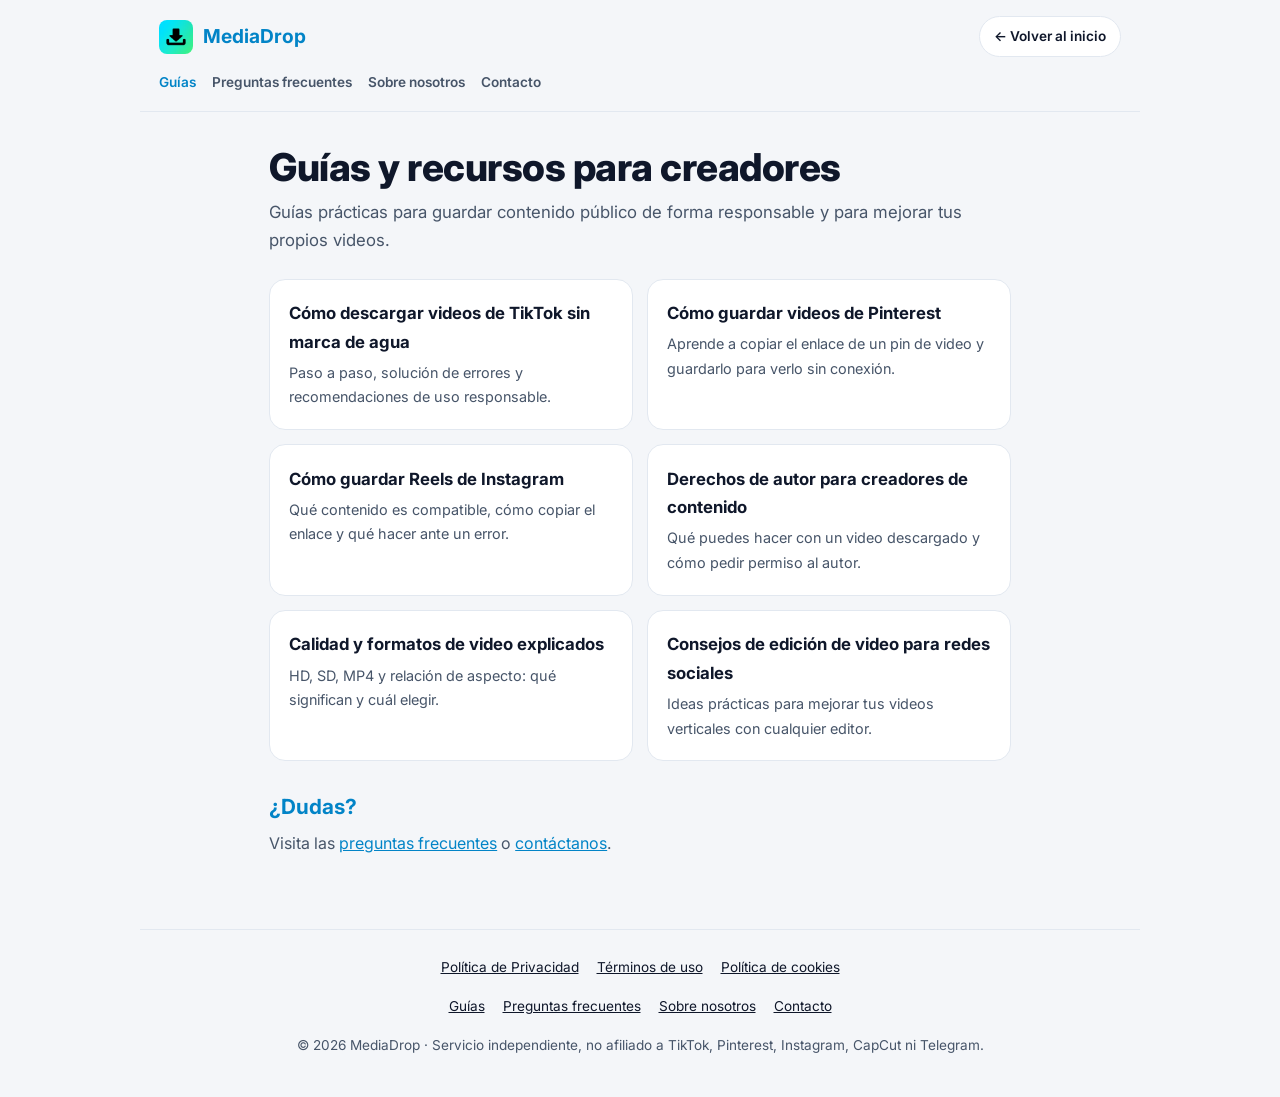
<file: guias.html>
<!DOCTYPE html>
<html lang="es">
<head>
    <meta charset="UTF-8">
    <meta name="viewport" content="width=device-width, initial-scale=1.0">
    <title>Guías y recursos para creadores | MediaDrop</title>
    <meta name="description" content="Guías para guardar videos públicos de TikTok, Pinterest e Instagram, entender la calidad de video, edición y derechos de autor.">
    <meta name="robots" content="index, follow">
    <link rel="canonical" href="https://sspin-descargas.netlify.app/guias.html">
    <meta property="og:type" content="article">
    <meta property="og:title" content="Guías y recursos para creadores | MediaDrop">
    <meta property="og:description" content="Guías para guardar videos públicos de TikTok, Pinterest e Instagram, entender la calidad de video, edición y derechos de autor.">
    <meta property="og:url" content="https://sspin-descargas.netlify.app/guias.html">
    <meta property="og:image" content="https://sspin-descargas.netlify.app/favicon.png">
    <link rel="icon" type="image/png" sizes="192x192" href="/favicon.png">
    <link rel="apple-touch-icon" href="/favicon.png">
    <link href="https://fonts.googleapis.com/css2?family=Inter:wght@400;500;600;700;800&display=swap" rel="stylesheet">
    <link rel="stylesheet" href="/paginas.css">
    <script async src="https://pagead2.googlesyndication.com/pagead/js/adsbygoogle.js?client=ca-pub-1380562903247281" crossorigin="anonymous"></script>
    
</head>
<body>
    <header class="site-header">
        <a class="brand" href="/" title="MediaDrop"><img class="logo-box" src="/favicon.png" alt="MediaDrop" width="34" height="34"><span class="brand-name">MediaDrop</span></a>
        <a class="back-link" href="/">&larr; Volver al inicio</a>
    </header>
    <nav class="site-nav" aria-label="Secciones del sitio"><a href="/guias.html" class="current">Guías</a><a href="/preguntas-frecuentes.html">Preguntas frecuentes</a><a href="/sobre-nosotros.html">Sobre nosotros</a><a href="/contacto.html">Contacto</a></nav>

    <main class="page-main">
        <h1>Guías y recursos para creadores</h1>
        

        <p class="lead">Guías prácticas para guardar contenido público de forma responsable y para mejorar tus propios videos.</p>

        <div class="card-grid">
            <a class="link-card" href="/guia-descargar-tiktok.html"><h3>Cómo descargar videos de TikTok sin marca de agua</h3><p>Paso a paso, solución de errores y recomendaciones de uso responsable.</p></a>
            <a class="link-card" href="/guia-descargar-pinterest.html"><h3>Cómo guardar videos de Pinterest</h3><p>Aprende a copiar el enlace de un pin de video y guardarlo para verlo sin conexión.</p></a>
            <a class="link-card" href="/guia-descargar-instagram.html"><h3>Cómo guardar Reels de Instagram</h3><p>Qué contenido es compatible, cómo copiar el enlace y qué hacer ante un error.</p></a>
            <a class="link-card" href="/derechos-de-autor-para-creadores.html"><h3>Derechos de autor para creadores de contenido</h3><p>Qué puedes hacer con un video descargado y cómo pedir permiso al autor.</p></a>
            <a class="link-card" href="/calidad-y-formatos-de-video.html"><h3>Calidad y formatos de video explicados</h3><p>HD, SD, MP4 y relación de aspecto: qué significan y cuál elegir.</p></a>
            <a class="link-card" href="/consejos-edicion-video.html"><h3>Consejos de edición de video para redes sociales</h3><p>Ideas prácticas para mejorar tus videos verticales con cualquier editor.</p></a>
        </div>

        <h2>¿Dudas?</h2>
        <p>Visita las <a href="/preguntas-frecuentes.html">preguntas frecuentes</a> o <a href="/contacto.html">contáctanos</a>.</p>

    </main>

    <footer class="site-footer">
        <div class="footer-links"><a href="/privacidad.html">Política de Privacidad</a><a href="/terminos.html">Términos de uso</a><a href="/cookies.html">Política de cookies</a></div>
        <div class="footer-links"><a href="/guias.html">Guías</a><a href="/preguntas-frecuentes.html">Preguntas frecuentes</a><a href="/sobre-nosotros.html">Sobre nosotros</a><a href="/contacto.html">Contacto</a></div>
        <p>&copy; 2026 MediaDrop &middot; Servicio independiente, no afiliado a TikTok, Pinterest, Instagram, CapCut ni Telegram.</p>
    </footer>

</body>
</html>
</file>
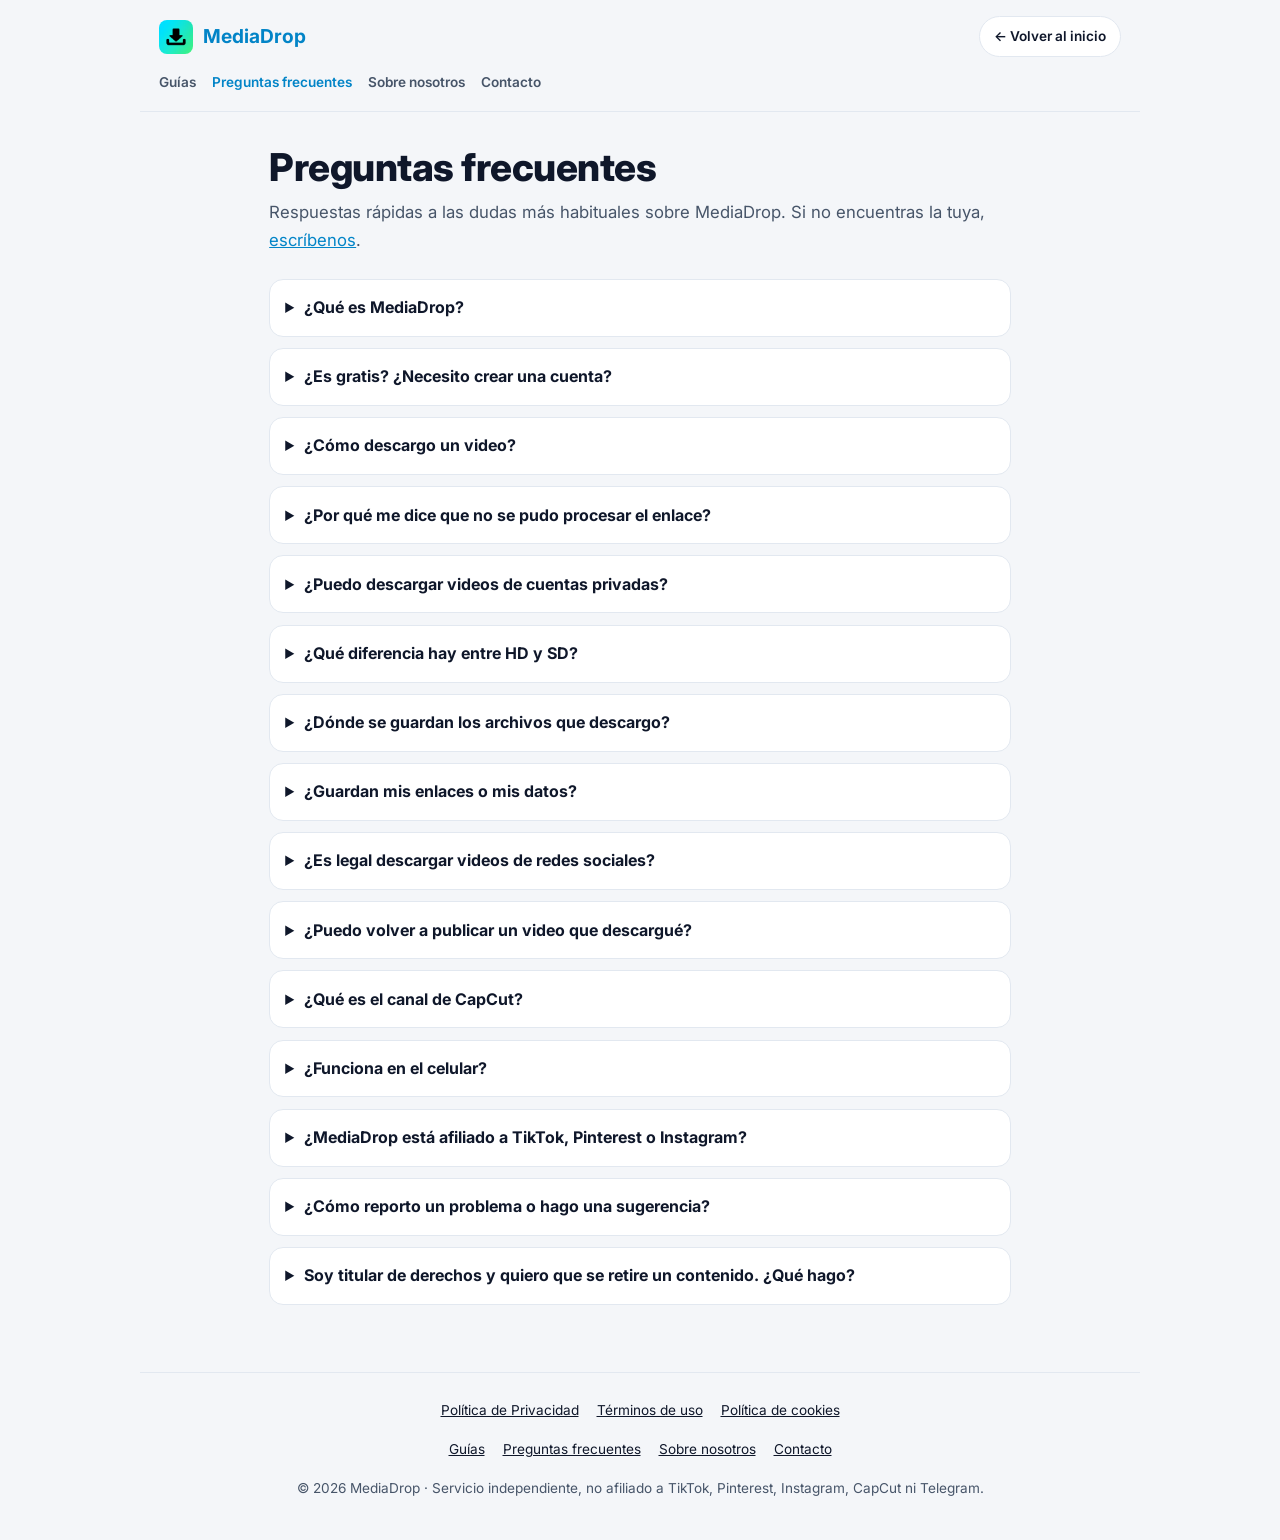
<file: preguntas-frecuentes.html>
<!DOCTYPE html>
<html lang="es">
<head>
    <meta charset="UTF-8">
    <meta name="viewport" content="width=device-width, initial-scale=1.0">
    <title>Preguntas frecuentes | MediaDrop</title>
    <meta name="description" content="Respuestas a las dudas más comunes sobre MediaDrop: uso, calidad, privacidad, legalidad, errores y contacto.">
    <meta name="robots" content="index, follow">
    <link rel="canonical" href="https://sspin-descargas.netlify.app/preguntas-frecuentes.html">
    <meta property="og:type" content="article">
    <meta property="og:title" content="Preguntas frecuentes | MediaDrop">
    <meta property="og:description" content="Respuestas a las dudas más comunes sobre MediaDrop: uso, calidad, privacidad, legalidad, errores y contacto.">
    <meta property="og:url" content="https://sspin-descargas.netlify.app/preguntas-frecuentes.html">
    <meta property="og:image" content="https://sspin-descargas.netlify.app/favicon.png">
    <link rel="icon" type="image/png" sizes="192x192" href="/favicon.png">
    <link rel="apple-touch-icon" href="/favicon.png">
    <link href="https://fonts.googleapis.com/css2?family=Inter:wght@400;500;600;700;800&display=swap" rel="stylesheet">
    <link rel="stylesheet" href="/paginas.css">
    <script async src="https://pagead2.googlesyndication.com/pagead/js/adsbygoogle.js?client=ca-pub-1380562903247281" crossorigin="anonymous"></script>
    
</head>
<body>
    <header class="site-header">
        <a class="brand" href="/" title="MediaDrop"><img class="logo-box" src="/favicon.png" alt="MediaDrop" width="34" height="34"><span class="brand-name">MediaDrop</span></a>
        <a class="back-link" href="/">&larr; Volver al inicio</a>
    </header>
    <nav class="site-nav" aria-label="Secciones del sitio"><a href="/guias.html">Guías</a><a href="/preguntas-frecuentes.html" class="current">Preguntas frecuentes</a><a href="/sobre-nosotros.html">Sobre nosotros</a><a href="/contacto.html">Contacto</a></nav>

    <main class="page-main">
        <h1>Preguntas frecuentes</h1>
        

        <p class="lead">Respuestas rápidas a las dudas más habituales sobre MediaDrop. Si no encuentras la tuya, <a href="/contacto.html">escríbenos</a>.</p>

        <details class="faq"><summary>¿Qué es MediaDrop?</summary><p>Es una herramienta gratuita en línea y en aplicación que te permite guardar videos públicos de TikTok, Pinterest e Instagram (Reels) a partir de un enlace, sin registro y sin marca de agua cuando el original lo permite.</p></details>
        <details class="faq"><summary>¿Es gratis? ¿Necesito crear una cuenta?</summary><p>Es gratis y no necesitas cuenta. El servicio se mantiene con publicidad de terceros.</p></details>
        <details class="faq"><summary>¿Cómo descargo un video?</summary><p>Copia el enlace del video en la plataforma de origen, elige la pestaña correspondiente en MediaDrop, pega el enlace y pulsa "Descargar ahora". Después elige HD o SD. Tienes guías detalladas para <a href="/guia-descargar-tiktok.html">TikTok</a>, <a href="/guia-descargar-pinterest.html">Pinterest</a> e <a href="/guia-descargar-instagram.html">Instagram</a>.</p></details>
        <details class="faq"><summary>¿Por qué me dice que no se pudo procesar el enlace?</summary><p>Las causas más comunes son: el enlace está incompleto, el contenido es privado o fue eliminado, la publicación no es un video (por ejemplo, una foto) o hubo un fallo temporal de conexión. Copia el enlace de nuevo, comprueba que el contenido sea público y vuelve a intentarlo.</p></details>
        <details class="faq"><summary>¿Puedo descargar videos de cuentas privadas?</summary><p>No. Solo se pueden procesar contenidos públicos, y no ofrecemos formas de acceder a contenido que el autor decidió mantener privado.</p></details>
        <details class="faq"><summary>¿Qué diferencia hay entre HD y SD?</summary><p>HD (1080p) tiene más detalle y pesa más; SD (720p) ocupa menos espacio y consume menos datos. La calidad real depende del video original. Explicamos más en la guía de <a href="/calidad-y-formatos-de-video.html">calidad y formatos de video</a>.</p></details>
        <details class="faq"><summary>¿Dónde se guardan los archivos que descargo?</summary><p>Se guardan en la carpeta de descargas de tu navegador o de tu dispositivo, según la configuración que tengas.</p></details>
        <details class="faq"><summary>¿Guardan mis enlaces o mis datos?</summary><p>No pedimos registro y no almacenamos los enlaces que procesas. Algunos datos técnicos pueden generarse de forma automática para que el servicio funcione. Lee la <a href="/privacidad.html">Política de Privacidad</a> para ver el detalle.</p></details>
        <details class="faq"><summary>¿Es legal descargar videos de redes sociales?</summary><p>Depende del país, del uso que le des y de los permisos del autor. Guardar un contenido público para uso personal no es lo mismo que republicarlo. Eres responsable de respetar los derechos de autor y las condiciones de cada plataforma. Más información en nuestra <a href="/derechos-de-autor-para-creadores.html">guía de derechos de autor</a>. Este texto es informativo y no sustituye el consejo de un abogado.</p></details>
        <details class="faq"><summary>¿Puedo volver a publicar un video que descargué?</summary><p>Solo si tienes permiso del autor o la obra tiene una licencia que lo permita. Mencionar la fuente no reemplaza el permiso.</p></details>
        <details class="faq"><summary>¿Qué es el canal de CapCut?</summary><p>Es un canal de Telegram con recursos relacionados con CapCut. Para instalar la aplicación te recomendamos usar siempre las tiendas oficiales (Google Play o App Store) y comprobar que cualquier archivo que instales proviene de una fuente de confianza.</p></details>
        <details class="faq"><summary>¿Funciona en el celular?</summary><p>Sí. Puedes usar la página desde el navegador de tu celular o desde la aplicación. Si el botón "Pegar" no funciona en tu dispositivo, mantén pulsado el campo del enlace y elige "Pegar".</p></details>
        <details class="faq"><summary>¿MediaDrop está afiliado a TikTok, Pinterest o Instagram?</summary><p>No. Es un servicio independiente y esas marcas pertenecen a sus respectivos propietarios.</p></details>
        <details class="faq"><summary>¿Cómo reporto un problema o hago una sugerencia?</summary><p>Usa la opción "Comentarios" del menú de la aplicación, la página de <a href="/contacto.html">contacto</a> o escribe a <a href="mailto:sm.desarrolladores.pro@gmail.com">sm.desarrolladores.pro@gmail.com</a>.</p></details>
        <details class="faq"><summary>Soy titular de derechos y quiero que se retire un contenido. ¿Qué hago?</summary><p>Escríbenos a <a href="mailto:sm.desarrolladores.pro@gmail.com">sm.desarrolladores.pro@gmail.com</a> con el enlace, una descripción de tu obra y tus datos de contacto. Revisaremos tu solicitud.</p></details>

    </main>

    <footer class="site-footer">
        <div class="footer-links"><a href="/privacidad.html">Política de Privacidad</a><a href="/terminos.html">Términos de uso</a><a href="/cookies.html">Política de cookies</a></div>
        <div class="footer-links"><a href="/guias.html">Guías</a><a href="/preguntas-frecuentes.html">Preguntas frecuentes</a><a href="/sobre-nosotros.html">Sobre nosotros</a><a href="/contacto.html">Contacto</a></div>
        <p>&copy; 2026 MediaDrop &middot; Servicio independiente, no afiliado a TikTok, Pinterest, Instagram, CapCut ni Telegram.</p>
    </footer>

</body>
</html>
</file>
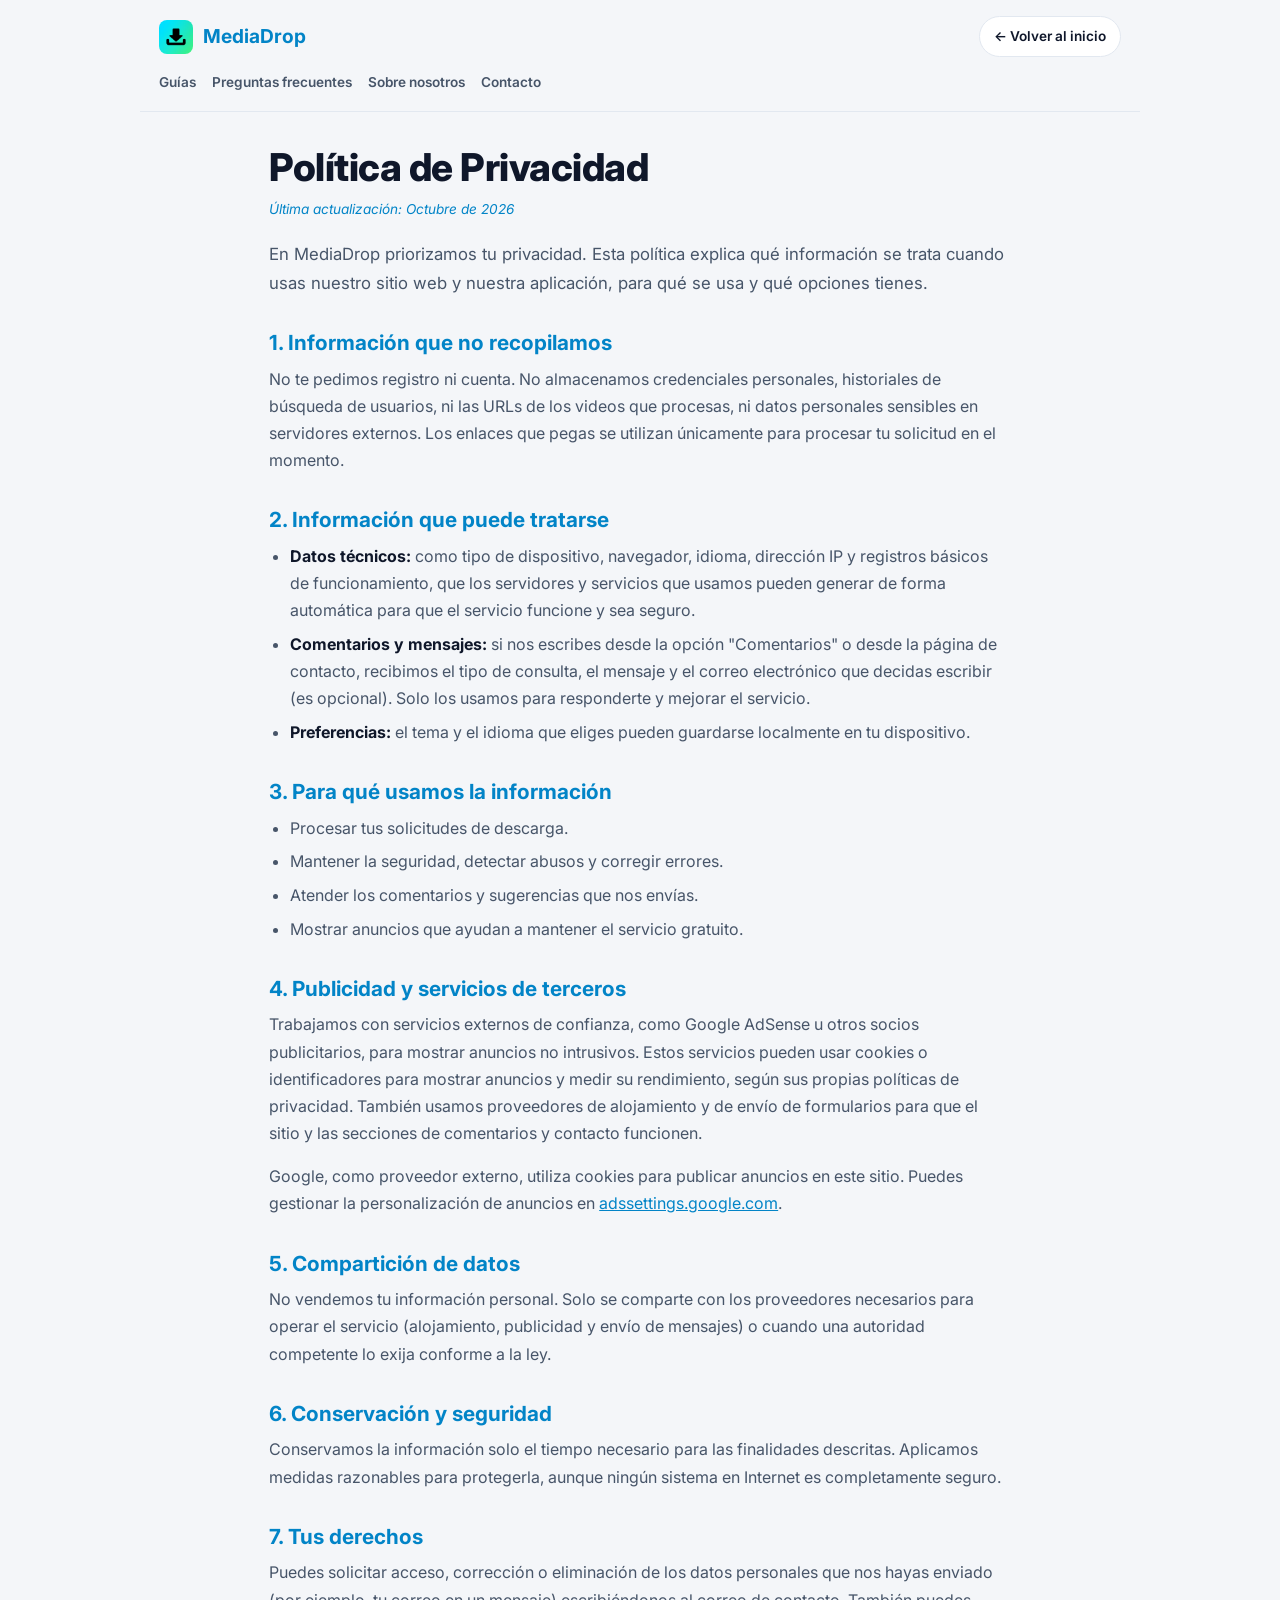
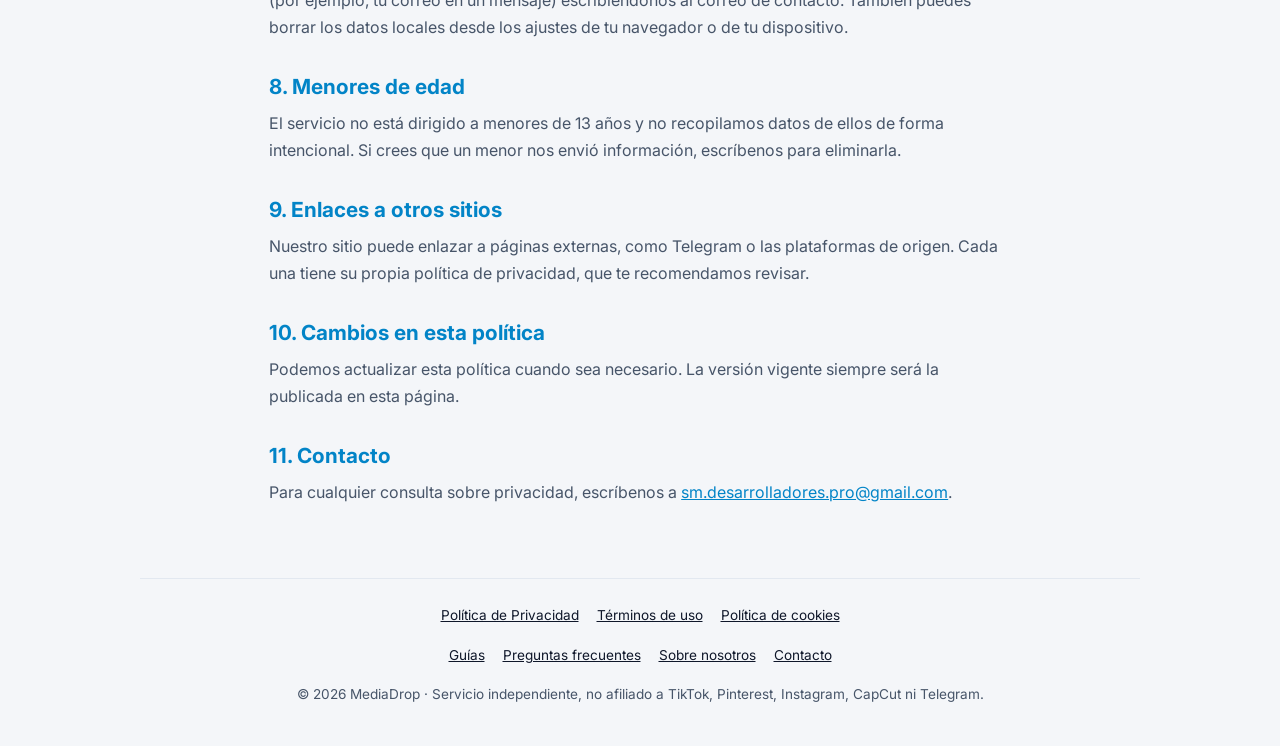
<file: privacidad.html>
<!DOCTYPE html>
<html lang="es">
<head>
    <meta charset="UTF-8">
    <meta name="viewport" content="width=device-width, initial-scale=1.0">
    <title>Política de Privacidad | MediaDrop</title>
    <meta name="description" content="Cómo trata MediaDrop la información: qué datos no recopilamos, publicidad de terceros, tus derechos y cómo contactarnos.">
    <meta name="robots" content="index, follow">
    <link rel="canonical" href="https://sspin-descargas.netlify.app/privacidad.html">
    <meta property="og:type" content="article">
    <meta property="og:title" content="Política de Privacidad | MediaDrop">
    <meta property="og:description" content="Cómo trata MediaDrop la información: qué datos no recopilamos, publicidad de terceros, tus derechos y cómo contactarnos.">
    <meta property="og:url" content="https://sspin-descargas.netlify.app/privacidad.html">
    <meta property="og:image" content="https://sspin-descargas.netlify.app/favicon.png">
    <link rel="icon" type="image/png" sizes="192x192" href="/favicon.png">
    <link rel="apple-touch-icon" href="/favicon.png">
    <link href="https://fonts.googleapis.com/css2?family=Inter:wght@400;500;600;700;800&display=swap" rel="stylesheet">
    <link rel="stylesheet" href="/paginas.css">
    <script async src="https://pagead2.googlesyndication.com/pagead/js/adsbygoogle.js?client=ca-pub-1380562903247281" crossorigin="anonymous"></script>
    
</head>
<body>
    <header class="site-header">
        <a class="brand" href="/" title="MediaDrop"><img class="logo-box" src="/favicon.png" alt="MediaDrop" width="34" height="34"><span class="brand-name">MediaDrop</span></a>
        <a class="back-link" href="/">&larr; Volver al inicio</a>
    </header>
    <nav class="site-nav" aria-label="Secciones del sitio"><a href="/guias.html">Guías</a><a href="/preguntas-frecuentes.html">Preguntas frecuentes</a><a href="/sobre-nosotros.html">Sobre nosotros</a><a href="/contacto.html">Contacto</a></nav>

    <main class="page-main">
        <h1>Política de Privacidad</h1>
        <div class="update-date">Última actualización: Octubre de 2026</div>

        <p class="lead">En MediaDrop priorizamos tu privacidad. Esta política explica qué información se trata cuando usas nuestro sitio web y nuestra aplicación, para qué se usa y qué opciones tienes.</p>

        <h2>1. Información que no recopilamos</h2>
        <p>No te pedimos registro ni cuenta. No almacenamos credenciales personales, historiales de búsqueda de usuarios, ni las URLs de los videos que procesas, ni datos personales sensibles en servidores externos. Los enlaces que pegas se utilizan únicamente para procesar tu solicitud en el momento.</p>

        <h2>2. Información que puede tratarse</h2>
        <ul>
            <li><b>Datos técnicos:</b> como tipo de dispositivo, navegador, idioma, dirección IP y registros básicos de funcionamiento, que los servidores y servicios que usamos pueden generar de forma automática para que el servicio funcione y sea seguro.</li>
            <li><b>Comentarios y mensajes:</b> si nos escribes desde la opción "Comentarios" o desde la página de contacto, recibimos el tipo de consulta, el mensaje y el correo electrónico que decidas escribir (es opcional). Solo los usamos para responderte y mejorar el servicio.</li>
            <li><b>Preferencias:</b> el tema y el idioma que eliges pueden guardarse localmente en tu dispositivo.</li>
        </ul>

        <h2>3. Para qué usamos la información</h2>
        <ul>
            <li>Procesar tus solicitudes de descarga.</li>
            <li>Mantener la seguridad, detectar abusos y corregir errores.</li>
            <li>Atender los comentarios y sugerencias que nos envías.</li>
            <li>Mostrar anuncios que ayudan a mantener el servicio gratuito.</li>
        </ul>

        <h2>4. Publicidad y servicios de terceros</h2>
        <p>Trabajamos con servicios externos de confianza, como Google AdSense u otros socios publicitarios, para mostrar anuncios no intrusivos. Estos servicios pueden usar cookies o identificadores para mostrar anuncios y medir su rendimiento, según sus propias políticas de privacidad. También usamos proveedores de alojamiento y de envío de formularios para que el sitio y las secciones de comentarios y contacto funcionen.</p>
        <p>Google, como proveedor externo, utiliza cookies para publicar anuncios en este sitio. Puedes gestionar la personalización de anuncios en <a href="https://adssettings.google.com" rel="noopener noreferrer" target="_blank">adssettings.google.com</a>.</p>

        <h2>5. Compartición de datos</h2>
        <p>No vendemos tu información personal. Solo se comparte con los proveedores necesarios para operar el servicio (alojamiento, publicidad y envío de mensajes) o cuando una autoridad competente lo exija conforme a la ley.</p>

        <h2>6. Conservación y seguridad</h2>
        <p>Conservamos la información solo el tiempo necesario para las finalidades descritas. Aplicamos medidas razonables para protegerla, aunque ningún sistema en Internet es completamente seguro.</p>

        <h2>7. Tus derechos</h2>
        <p>Puedes solicitar acceso, corrección o eliminación de los datos personales que nos hayas enviado (por ejemplo, tu correo en un mensaje) escribiéndonos al correo de contacto. También puedes borrar los datos locales desde los ajustes de tu navegador o de tu dispositivo.</p>

        <h2>8. Menores de edad</h2>
        <p>El servicio no está dirigido a menores de 13 años y no recopilamos datos de ellos de forma intencional. Si crees que un menor nos envió información, escríbenos para eliminarla.</p>

        <h2>9. Enlaces a otros sitios</h2>
        <p>Nuestro sitio puede enlazar a páginas externas, como Telegram o las plataformas de origen. Cada una tiene su propia política de privacidad, que te recomendamos revisar.</p>

        <h2>10. Cambios en esta política</h2>
        <p>Podemos actualizar esta política cuando sea necesario. La versión vigente siempre será la publicada en esta página.</p>

        <h2>11. Contacto</h2>
        <p>Para cualquier consulta sobre privacidad, escríbenos a <a href="mailto:sm.desarrolladores.pro@gmail.com">sm.desarrolladores.pro@gmail.com</a>.</p>

    </main>

    <footer class="site-footer">
        <div class="footer-links"><a href="/privacidad.html">Política de Privacidad</a><a href="/terminos.html">Términos de uso</a><a href="/cookies.html">Política de cookies</a></div>
        <div class="footer-links"><a href="/guias.html">Guías</a><a href="/preguntas-frecuentes.html">Preguntas frecuentes</a><a href="/sobre-nosotros.html">Sobre nosotros</a><a href="/contacto.html">Contacto</a></div>
        <p>&copy; 2026 MediaDrop &middot; Servicio independiente, no afiliado a TikTok, Pinterest, Instagram, CapCut ni Telegram.</p>
    </footer>

</body>
</html>
</file>
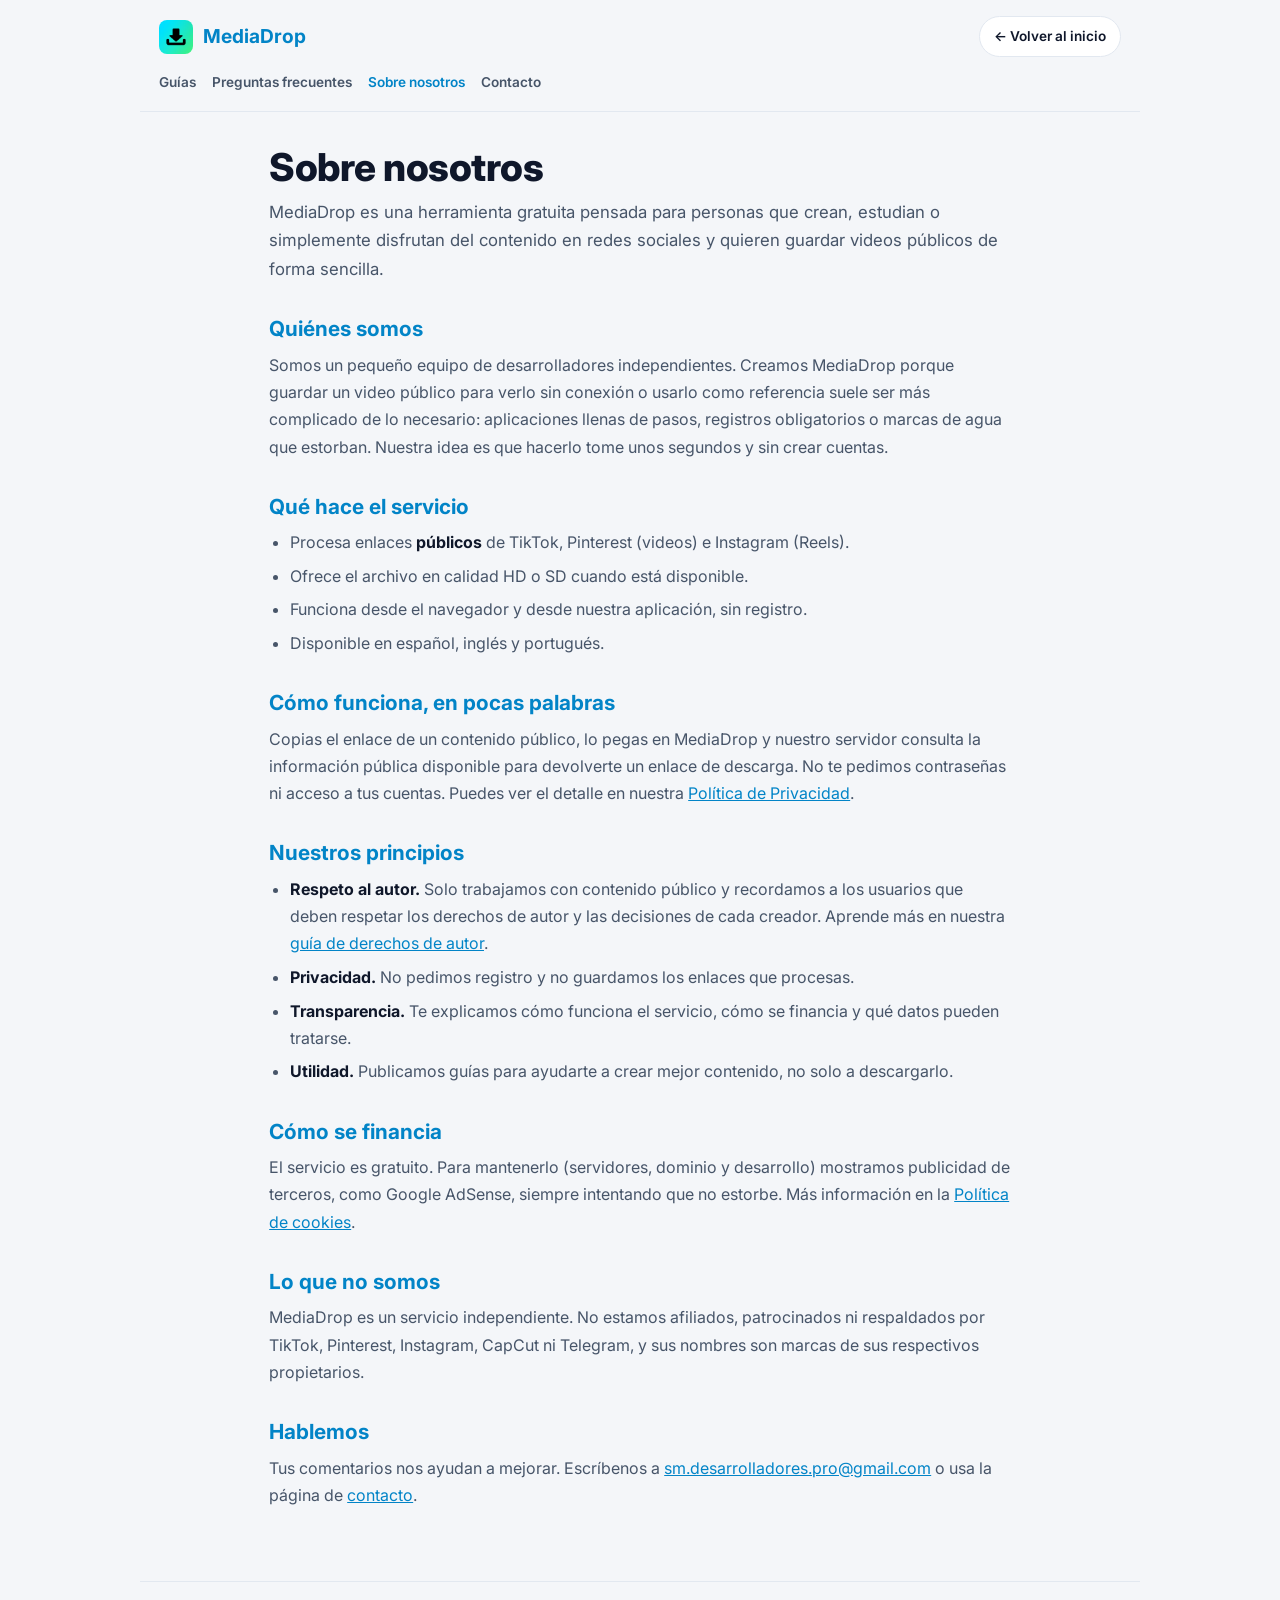
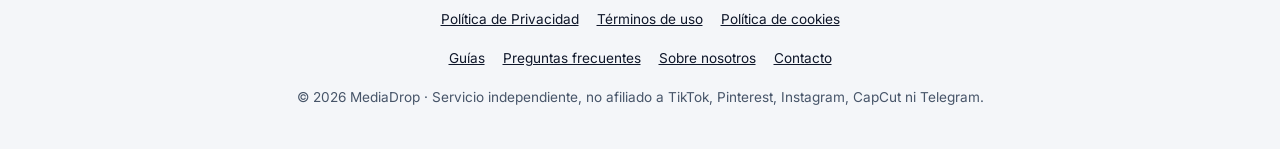
<file: sobre-nosotros.html>
<!DOCTYPE html>
<html lang="es">
<head>
    <meta charset="UTF-8">
    <meta name="viewport" content="width=device-width, initial-scale=1.0">
    <title>Sobre nosotros | MediaDrop</title>
    <meta name="description" content="Conoce a MediaDrop: qué hacemos, cómo funciona el servicio, nuestros principios, cómo nos financiamos y cómo contactarnos.">
    <meta name="robots" content="index, follow">
    <link rel="canonical" href="https://sspin-descargas.netlify.app/sobre-nosotros.html">
    <meta property="og:type" content="article">
    <meta property="og:title" content="Sobre nosotros | MediaDrop">
    <meta property="og:description" content="Conoce a MediaDrop: qué hacemos, cómo funciona el servicio, nuestros principios, cómo nos financiamos y cómo contactarnos.">
    <meta property="og:url" content="https://sspin-descargas.netlify.app/sobre-nosotros.html">
    <meta property="og:image" content="https://sspin-descargas.netlify.app/favicon.png">
    <link rel="icon" type="image/png" sizes="192x192" href="/favicon.png">
    <link rel="apple-touch-icon" href="/favicon.png">
    <link href="https://fonts.googleapis.com/css2?family=Inter:wght@400;500;600;700;800&display=swap" rel="stylesheet">
    <link rel="stylesheet" href="/paginas.css">
    <script async src="https://pagead2.googlesyndication.com/pagead/js/adsbygoogle.js?client=ca-pub-1380562903247281" crossorigin="anonymous"></script>
    
</head>
<body>
    <header class="site-header">
        <a class="brand" href="/" title="MediaDrop"><img class="logo-box" src="/favicon.png" alt="MediaDrop" width="34" height="34"><span class="brand-name">MediaDrop</span></a>
        <a class="back-link" href="/">&larr; Volver al inicio</a>
    </header>
    <nav class="site-nav" aria-label="Secciones del sitio"><a href="/guias.html">Guías</a><a href="/preguntas-frecuentes.html">Preguntas frecuentes</a><a href="/sobre-nosotros.html" class="current">Sobre nosotros</a><a href="/contacto.html">Contacto</a></nav>

    <main class="page-main">
        <h1>Sobre nosotros</h1>
        

        <p class="lead">MediaDrop es una herramienta gratuita pensada para personas que crean, estudian o simplemente disfrutan del contenido en redes sociales y quieren guardar videos públicos de forma sencilla.</p>

        <h2>Quiénes somos</h2>
        <p>Somos un pequeño equipo de desarrolladores independientes. Creamos MediaDrop porque guardar un video público para verlo sin conexión o usarlo como referencia suele ser más complicado de lo necesario: aplicaciones llenas de pasos, registros obligatorios o marcas de agua que estorban. Nuestra idea es que hacerlo tome unos segundos y sin crear cuentas.</p>

        <h2>Qué hace el servicio</h2>
        <ul>
            <li>Procesa enlaces <b>públicos</b> de TikTok, Pinterest (videos) e Instagram (Reels).</li>
            <li>Ofrece el archivo en calidad HD o SD cuando está disponible.</li>
            <li>Funciona desde el navegador y desde nuestra aplicación, sin registro.</li>
            <li>Disponible en español, inglés y portugués.</li>
        </ul>

        <h2>Cómo funciona, en pocas palabras</h2>
        <p>Copias el enlace de un contenido público, lo pegas en MediaDrop y nuestro servidor consulta la información pública disponible para devolverte un enlace de descarga. No te pedimos contraseñas ni acceso a tus cuentas. Puedes ver el detalle en nuestra <a href="/privacidad.html">Política de Privacidad</a>.</p>

        <h2>Nuestros principios</h2>
        <ul>
            <li><b>Respeto al autor.</b> Solo trabajamos con contenido público y recordamos a los usuarios que deben respetar los derechos de autor y las decisiones de cada creador. Aprende más en nuestra <a href="/derechos-de-autor-para-creadores.html">guía de derechos de autor</a>.</li>
            <li><b>Privacidad.</b> No pedimos registro y no guardamos los enlaces que procesas.</li>
            <li><b>Transparencia.</b> Te explicamos cómo funciona el servicio, cómo se financia y qué datos pueden tratarse.</li>
            <li><b>Utilidad.</b> Publicamos guías para ayudarte a crear mejor contenido, no solo a descargarlo.</li>
        </ul>

        <h2>Cómo se financia</h2>
        <p>El servicio es gratuito. Para mantenerlo (servidores, dominio y desarrollo) mostramos publicidad de terceros, como Google AdSense, siempre intentando que no estorbe. Más información en la <a href="/cookies.html">Política de cookies</a>.</p>

        <h2>Lo que no somos</h2>
        <p>MediaDrop es un servicio independiente. No estamos afiliados, patrocinados ni respaldados por TikTok, Pinterest, Instagram, CapCut ni Telegram, y sus nombres son marcas de sus respectivos propietarios.</p>

        <h2>Hablemos</h2>
        <p>Tus comentarios nos ayudan a mejorar. Escríbenos a <a href="mailto:sm.desarrolladores.pro@gmail.com">sm.desarrolladores.pro@gmail.com</a> o usa la página de <a href="/contacto.html">contacto</a>.</p>

    </main>

    <footer class="site-footer">
        <div class="footer-links"><a href="/privacidad.html">Política de Privacidad</a><a href="/terminos.html">Términos de uso</a><a href="/cookies.html">Política de cookies</a></div>
        <div class="footer-links"><a href="/guias.html">Guías</a><a href="/preguntas-frecuentes.html">Preguntas frecuentes</a><a href="/sobre-nosotros.html">Sobre nosotros</a><a href="/contacto.html">Contacto</a></div>
        <p>&copy; 2026 MediaDrop &middot; Servicio independiente, no afiliado a TikTok, Pinterest, Instagram, CapCut ni Telegram.</p>
    </footer>

</body>
</html>
</file>
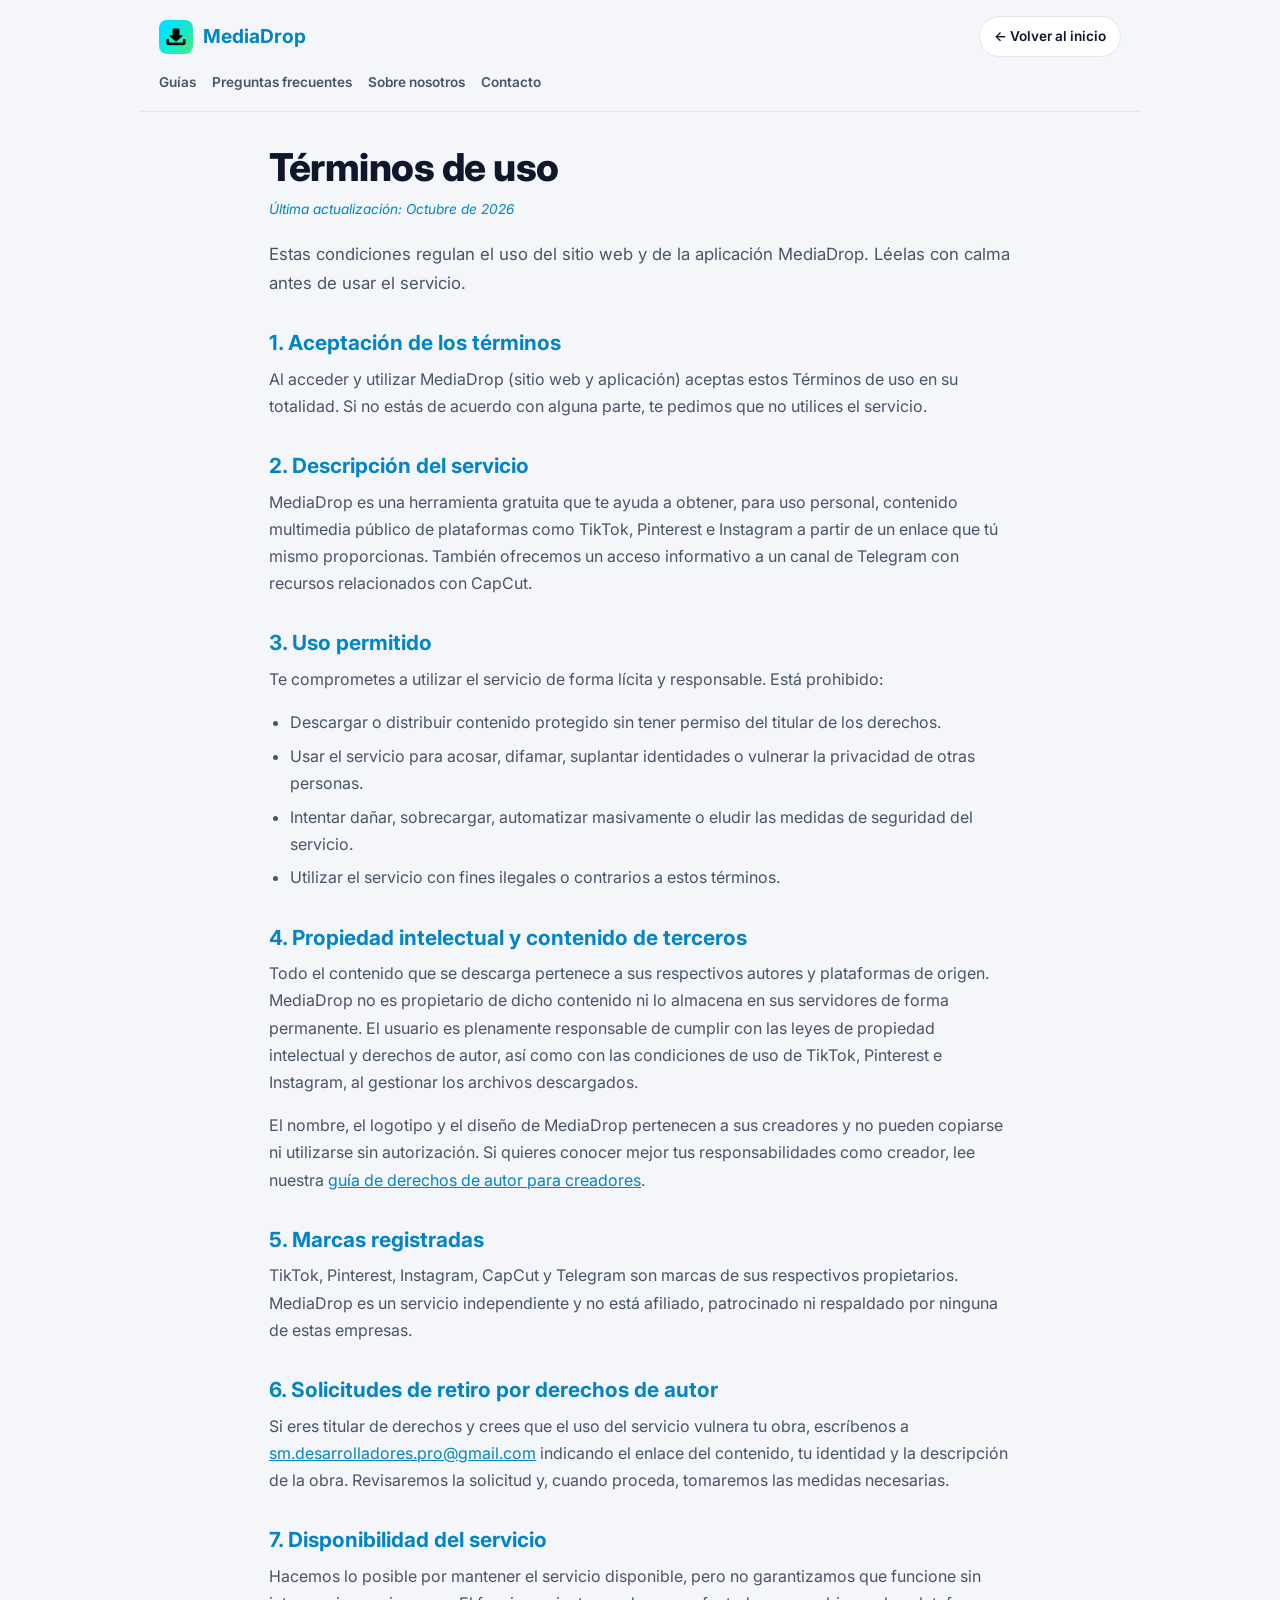
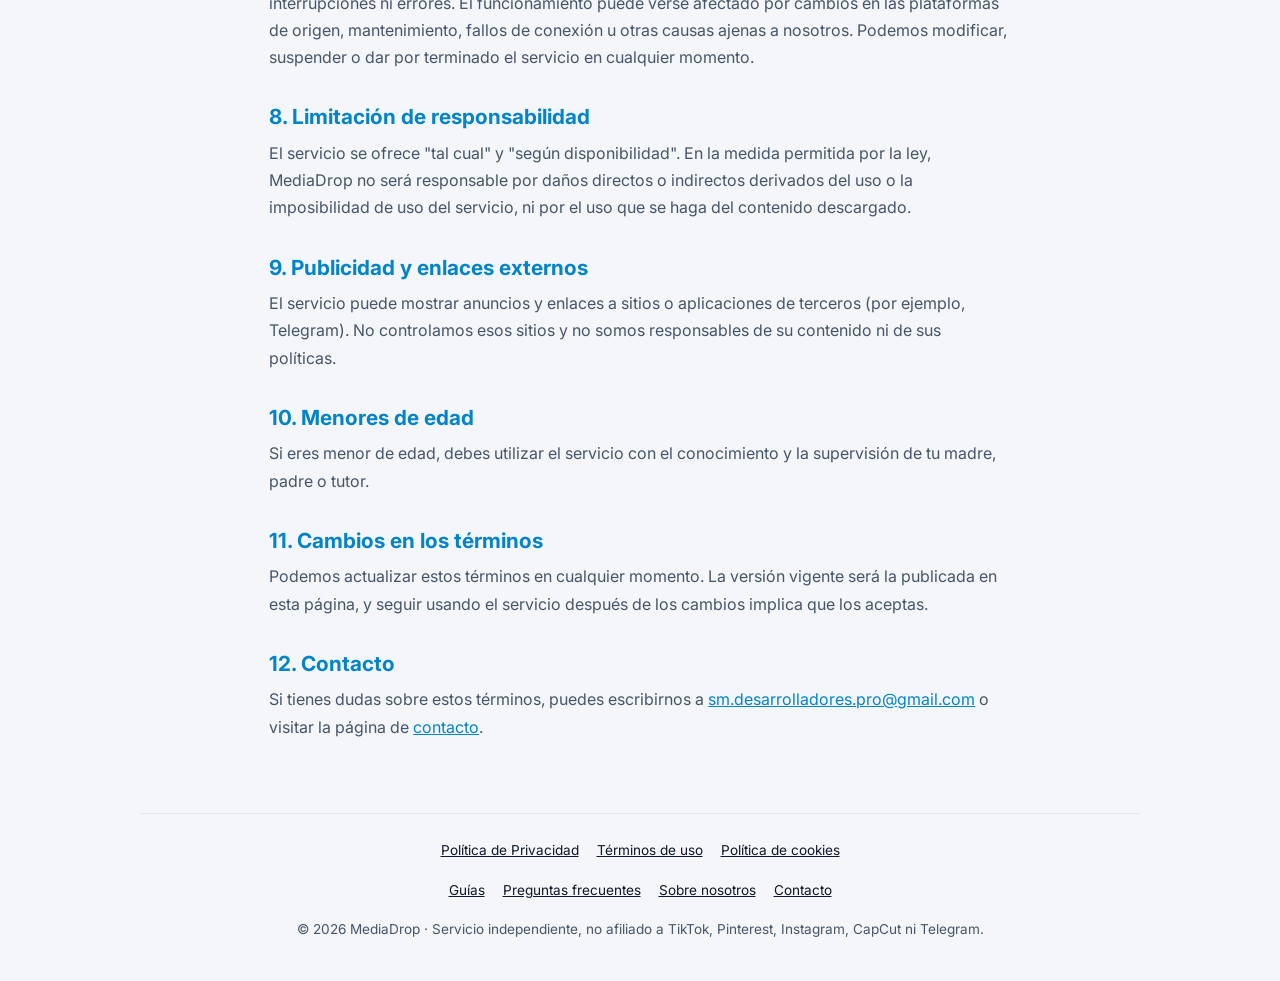
<file: terminos.html>
<!DOCTYPE html>
<html lang="es">
<head>
    <meta charset="UTF-8">
    <meta name="viewport" content="width=device-width, initial-scale=1.0">
    <title>Términos de uso | MediaDrop</title>
    <meta name="description" content="Condiciones de uso de MediaDrop: uso permitido, propiedad intelectual, limitación de responsabilidad y contacto.">
    <meta name="robots" content="index, follow">
    <link rel="canonical" href="https://sspin-descargas.netlify.app/terminos.html">
    <meta property="og:type" content="article">
    <meta property="og:title" content="Términos de uso | MediaDrop">
    <meta property="og:description" content="Condiciones de uso de MediaDrop: uso permitido, propiedad intelectual, limitación de responsabilidad y contacto.">
    <meta property="og:url" content="https://sspin-descargas.netlify.app/terminos.html">
    <meta property="og:image" content="https://sspin-descargas.netlify.app/favicon.png">
    <link rel="icon" type="image/png" sizes="192x192" href="/favicon.png">
    <link rel="apple-touch-icon" href="/favicon.png">
    <link href="https://fonts.googleapis.com/css2?family=Inter:wght@400;500;600;700;800&display=swap" rel="stylesheet">
    <link rel="stylesheet" href="/paginas.css">
    <script async src="https://pagead2.googlesyndication.com/pagead/js/adsbygoogle.js?client=ca-pub-1380562903247281" crossorigin="anonymous"></script>
    
</head>
<body>
    <header class="site-header">
        <a class="brand" href="/" title="MediaDrop"><img class="logo-box" src="/favicon.png" alt="MediaDrop" width="34" height="34"><span class="brand-name">MediaDrop</span></a>
        <a class="back-link" href="/">&larr; Volver al inicio</a>
    </header>
    <nav class="site-nav" aria-label="Secciones del sitio"><a href="/guias.html">Guías</a><a href="/preguntas-frecuentes.html">Preguntas frecuentes</a><a href="/sobre-nosotros.html">Sobre nosotros</a><a href="/contacto.html">Contacto</a></nav>

    <main class="page-main">
        <h1>Términos de uso</h1>
        <div class="update-date">Última actualización: Octubre de 2026</div>

        <p class="lead">Estas condiciones regulan el uso del sitio web y de la aplicación MediaDrop. Léelas con calma antes de usar el servicio.</p>

        <h2>1. Aceptación de los términos</h2>
        <p>Al acceder y utilizar MediaDrop (sitio web y aplicación) aceptas estos Términos de uso en su totalidad. Si no estás de acuerdo con alguna parte, te pedimos que no utilices el servicio.</p>

        <h2>2. Descripción del servicio</h2>
        <p>MediaDrop es una herramienta gratuita que te ayuda a obtener, para uso personal, contenido multimedia público de plataformas como TikTok, Pinterest e Instagram a partir de un enlace que tú mismo proporcionas. También ofrecemos un acceso informativo a un canal de Telegram con recursos relacionados con CapCut.</p>

        <h2>3. Uso permitido</h2>
        <p>Te comprometes a utilizar el servicio de forma lícita y responsable. Está prohibido:</p>
        <ul>
            <li>Descargar o distribuir contenido protegido sin tener permiso del titular de los derechos.</li>
            <li>Usar el servicio para acosar, difamar, suplantar identidades o vulnerar la privacidad de otras personas.</li>
            <li>Intentar dañar, sobrecargar, automatizar masivamente o eludir las medidas de seguridad del servicio.</li>
            <li>Utilizar el servicio con fines ilegales o contrarios a estos términos.</li>
        </ul>

        <h2>4. Propiedad intelectual y contenido de terceros</h2>
        <p>Todo el contenido que se descarga pertenece a sus respectivos autores y plataformas de origen. MediaDrop no es propietario de dicho contenido ni lo almacena en sus servidores de forma permanente. El usuario es plenamente responsable de cumplir con las leyes de propiedad intelectual y derechos de autor, así como con las condiciones de uso de TikTok, Pinterest e Instagram, al gestionar los archivos descargados.</p>
        <p>El nombre, el logotipo y el diseño de MediaDrop pertenecen a sus creadores y no pueden copiarse ni utilizarse sin autorización. Si quieres conocer mejor tus responsabilidades como creador, lee nuestra <a href="/derechos-de-autor-para-creadores.html">guía de derechos de autor para creadores</a>.</p>

        <h2>5. Marcas registradas</h2>
        <p>TikTok, Pinterest, Instagram, CapCut y Telegram son marcas de sus respectivos propietarios. MediaDrop es un servicio independiente y no está afiliado, patrocinado ni respaldado por ninguna de estas empresas.</p>

        <h2>6. Solicitudes de retiro por derechos de autor</h2>
        <p>Si eres titular de derechos y crees que el uso del servicio vulnera tu obra, escríbenos a <a href="mailto:sm.desarrolladores.pro@gmail.com">sm.desarrolladores.pro@gmail.com</a> indicando el enlace del contenido, tu identidad y la descripción de la obra. Revisaremos la solicitud y, cuando proceda, tomaremos las medidas necesarias.</p>

        <h2>7. Disponibilidad del servicio</h2>
        <p>Hacemos lo posible por mantener el servicio disponible, pero no garantizamos que funcione sin interrupciones ni errores. El funcionamiento puede verse afectado por cambios en las plataformas de origen, mantenimiento, fallos de conexión u otras causas ajenas a nosotros. Podemos modificar, suspender o dar por terminado el servicio en cualquier momento.</p>

        <h2>8. Limitación de responsabilidad</h2>
        <p>El servicio se ofrece "tal cual" y "según disponibilidad". En la medida permitida por la ley, MediaDrop no será responsable por daños directos o indirectos derivados del uso o la imposibilidad de uso del servicio, ni por el uso que se haga del contenido descargado.</p>

        <h2>9. Publicidad y enlaces externos</h2>
        <p>El servicio puede mostrar anuncios y enlaces a sitios o aplicaciones de terceros (por ejemplo, Telegram). No controlamos esos sitios y no somos responsables de su contenido ni de sus políticas.</p>

        <h2>10. Menores de edad</h2>
        <p>Si eres menor de edad, debes utilizar el servicio con el conocimiento y la supervisión de tu madre, padre o tutor.</p>

        <h2>11. Cambios en los términos</h2>
        <p>Podemos actualizar estos términos en cualquier momento. La versión vigente será la publicada en esta página, y seguir usando el servicio después de los cambios implica que los aceptas.</p>

        <h2>12. Contacto</h2>
        <p>Si tienes dudas sobre estos términos, puedes escribirnos a <a href="mailto:sm.desarrolladores.pro@gmail.com">sm.desarrolladores.pro@gmail.com</a> o visitar la página de <a href="/contacto.html">contacto</a>.</p>

    </main>

    <footer class="site-footer">
        <div class="footer-links"><a href="/privacidad.html">Política de Privacidad</a><a href="/terminos.html">Términos de uso</a><a href="/cookies.html">Política de cookies</a></div>
        <div class="footer-links"><a href="/guias.html">Guías</a><a href="/preguntas-frecuentes.html">Preguntas frecuentes</a><a href="/sobre-nosotros.html">Sobre nosotros</a><a href="/contacto.html">Contacto</a></div>
        <p>&copy; 2026 MediaDrop &middot; Servicio independiente, no afiliado a TikTok, Pinterest, Instagram, CapCut ni Telegram.</p>
    </footer>

</body>
</html>
</file>
<file: paginas.css>
/* Estilos compartidos de las páginas internas de SS MediaDrop */
:root {
    --bg-color: #050607;
    --card-bg: #0f1115;
    --card-border: #1a1d24;
    --accent-cyan: #00f2fe;
    --accent-green: #10b981;
    --text-main: #ffffff;
    --text-muted: #a3aab6;
    --input-bg: #0a0b0e;
}

@media (prefers-color-scheme: light) {
    :root {
        --bg-color: #f4f6f9;
        --card-bg: #ffffff;
        --card-border: #e2e8f0;
        --accent-cyan: #0284c7;
        --accent-green: #059669;
        --text-main: #0f172a;
        --text-muted: #475569;
        --input-bg: #f8fafc;
    }
}

* { box-sizing: border-box; margin: 0; padding: 0; font-family: 'Inter', sans-serif; }

html {
    overflow-x: hidden;
    max-width: 100%;
    overscroll-behavior-x: none;
    -webkit-text-size-adjust: 100%;
    text-size-adjust: 100%;
    scroll-behavior: smooth;
}

body {
    background: var(--bg-color);
    color: var(--text-main);
    min-height: 100vh;
    width: 100%;
    max-width: 100%;
    overflow-x: clip;
    overscroll-behavior-x: none;
    line-height: 1.7;
}

a { color: var(--accent-cyan); }

/* Cabecera */
.site-header {
    width: 100%;
    max-width: 1000px;
    margin: 0 auto;
    padding: 1rem 1.2rem 0.6rem;
    display: flex;
    justify-content: space-between;
    align-items: center;
    gap: 10px;
}

.brand { display: flex; align-items: center; gap: 10px; text-decoration: none; min-width: 0; }

.logo-box {
    background: linear-gradient(135deg, var(--accent-cyan), var(--accent-green));
    color: #000;
    font-weight: 800;
    font-size: 1rem;
    padding: 6px 10px;
    border-radius: 10px;
}

.brand-name { color: var(--accent-cyan); font-weight: 700; font-size: 1.2rem; white-space: nowrap; }

.back-link {
    color: var(--text-main);
    text-decoration: none;
    font-size: 0.85rem;
    font-weight: 600;
    border: 1px solid var(--card-border);
    background: var(--card-bg);
    padding: 8px 14px;
    border-radius: 100px;
    white-space: nowrap;
}

.back-link:hover { color: var(--accent-cyan); border-color: var(--accent-cyan); }

.site-nav {
    width: 100%;
    max-width: 1000px;
    margin: 0 auto;
    padding: 0 1.2rem 0.8rem;
    display: flex;
    flex-wrap: wrap;
    gap: 6px 16px;
    border-bottom: 1px solid var(--card-border);
}

.site-nav a { color: var(--text-muted); font-size: 0.85rem; font-weight: 600; text-decoration: none; padding: 4px 0; }
.site-nav a:hover, .site-nav a.current { color: var(--accent-cyan); }

/* Contenido */
.page-main { width: 100%; max-width: 780px; margin: 0 auto; padding: 2rem 1.2rem 1rem; }

.page-main h1 { font-size: clamp(1.7rem, 5.5vw, 2.4rem); font-weight: 800; line-height: 1.2; letter-spacing: -0.5px; margin-bottom: 0.5rem; overflow-wrap: anywhere; }
.page-main .update-date { font-size: 0.85rem; color: var(--accent-cyan); font-style: italic; margin-bottom: 1.2rem; }
.page-main .lead { font-size: 1.05rem; color: var(--text-muted); margin-bottom: 1.5rem; }
.page-main hr { border: none; border-top: 1px dashed var(--card-border); margin: 1.5rem 0; }
.page-main h2 { font-size: 1.3rem; font-weight: 700; margin: 2rem 0 0.6rem; color: var(--accent-cyan); line-height: 1.3; }
.page-main h3 { font-size: 1.05rem; font-weight: 700; margin: 1.4rem 0 0.4rem; }
.page-main p { margin-bottom: 1rem; color: var(--text-muted); overflow-wrap: anywhere; }
.page-main ul, .page-main ol { margin: 0 0 1rem 1.3rem; color: var(--text-muted); }
.page-main li { margin-bottom: 0.4rem; overflow-wrap: anywhere; }
.page-main strong, .page-main b { color: var(--text-main); }

.callout {
    background: var(--card-bg);
    border: 1px solid var(--card-border);
    border-left: 4px solid var(--accent-cyan);
    border-radius: 12px;
    padding: 1rem 1.2rem;
    margin: 1.2rem 0;
}

.callout p:last-child { margin-bottom: 0; }

/* Tarjetas de guías */
.card-grid { display: grid; grid-template-columns: 1fr; gap: 0.9rem; margin: 1.2rem 0; }

@media (min-width: 640px) { .card-grid { grid-template-columns: 1fr 1fr; } }

.link-card {
    display: block;
    background: var(--card-bg);
    border: 1px solid var(--card-border);
    border-radius: 16px;
    padding: 1.2rem;
    text-decoration: none;
    color: var(--text-main);
}

.link-card:hover { border-color: var(--accent-cyan); }
.link-card h3 { margin: 0 0 0.3rem; font-size: 1.05rem; color: var(--text-main); }
.link-card p { margin: 0; font-size: 0.9rem; color: var(--text-muted); }

/* Preguntas frecuentes */
details.faq {
    background: var(--card-bg);
    border: 1px solid var(--card-border);
    border-radius: 14px;
    padding: 0.9rem 1.1rem;
    margin-bottom: 0.7rem;
}

details.faq summary { cursor: pointer; font-weight: 700; color: var(--text-main); list-style-position: outside; margin-left: 1rem; }
details.faq[open] summary { color: var(--accent-cyan); margin-bottom: 0.6rem; }
details.faq p:last-child { margin-bottom: 0; }

/* Formulario de contacto */
.contact-form { display: flex; flex-direction: column; gap: 14px; margin-top: 1rem; }
.contact-form label { font-size: 0.9rem; font-weight: 600; color: var(--text-main); display: block; margin-bottom: 4px; }

.contact-form input, .contact-form select, .contact-form textarea {
    width: 100%;
    background: var(--input-bg);
    border: 1px solid var(--card-border);
    color: var(--text-main);
    padding: 12px 14px;
    border-radius: 12px;
    font-size: 0.95rem;
    outline: none;
}

.contact-form input:focus, .contact-form select:focus, .contact-form textarea:focus { border-color: var(--accent-cyan); }
.contact-form textarea { min-height: 140px; resize: vertical; }

.btn-primary {
    width: 100%;
    background: linear-gradient(135deg, var(--accent-cyan), var(--accent-green));
    color: #000;
    border: none;
    padding: 14px;
    border-radius: 14px;
    font-weight: 800;
    font-size: 1rem;
    cursor: pointer;
}

.btn-primary:disabled { opacity: 0.6; cursor: default; }

.form-status { display: none; padding: 12px 14px; border-radius: 12px; font-size: 0.9rem; }
.form-status.ok { display: block; background: rgba(16, 185, 129, 0.12); border: 1px solid rgba(16, 185, 129, 0.4); color: var(--accent-green); }
.form-status.error { display: block; background: rgba(239, 68, 68, 0.1); border: 1px solid rgba(239, 68, 68, 0.3); color: #f87171; }

/* Pie de página */
.site-footer {
    width: 100%;
    max-width: 1000px;
    margin: 2.5rem auto 0;
    padding: 1.6rem 1.2rem 2.5rem;
    border-top: 1px solid var(--card-border);
    text-align: center;
    color: var(--text-muted);
    font-size: 0.85rem;
}

.footer-links { display: flex; flex-wrap: wrap; justify-content: center; gap: 8px 18px; margin-bottom: 1rem; }
.footer-links a { color: var(--text-main); text-decoration: underline; }
.footer-links a:hover { color: var(--accent-cyan); }

/* Navegación entre artículos */
.related { margin-top: 2.5rem; }

@media (max-width: 385px) {
    .site-header { padding: 0.8rem 0.8rem 0.5rem; }
    .site-nav { padding: 0 0.8rem 0.7rem; gap: 4px 12px; }
    .page-main { padding: 1.5rem 0.9rem 1rem; }
    .brand-name { font-size: 1.05rem; }
    .back-link { font-size: 0.78rem; padding: 7px 11px; }
}
img.logo-box { width: 34px; height: 34px; padding: 0; background: none; object-fit: cover; border-radius: 8px; }
</file>
